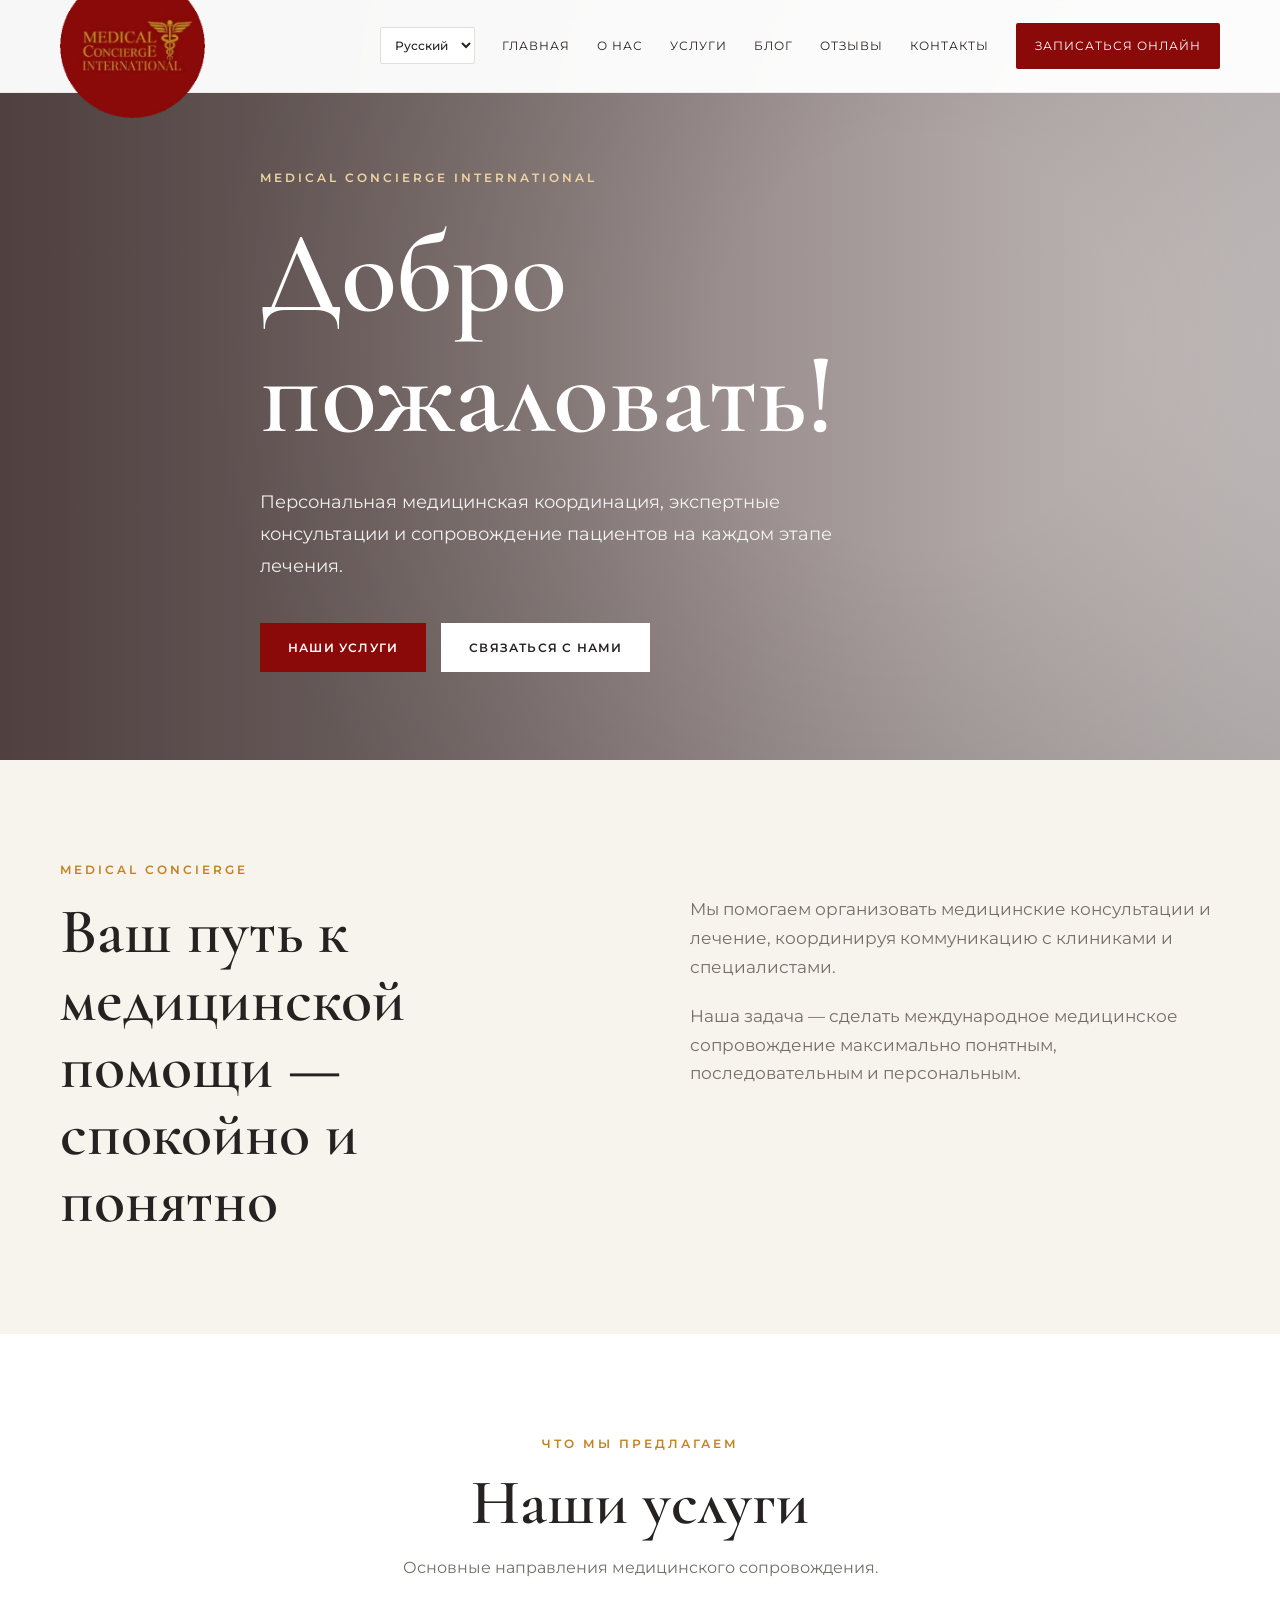
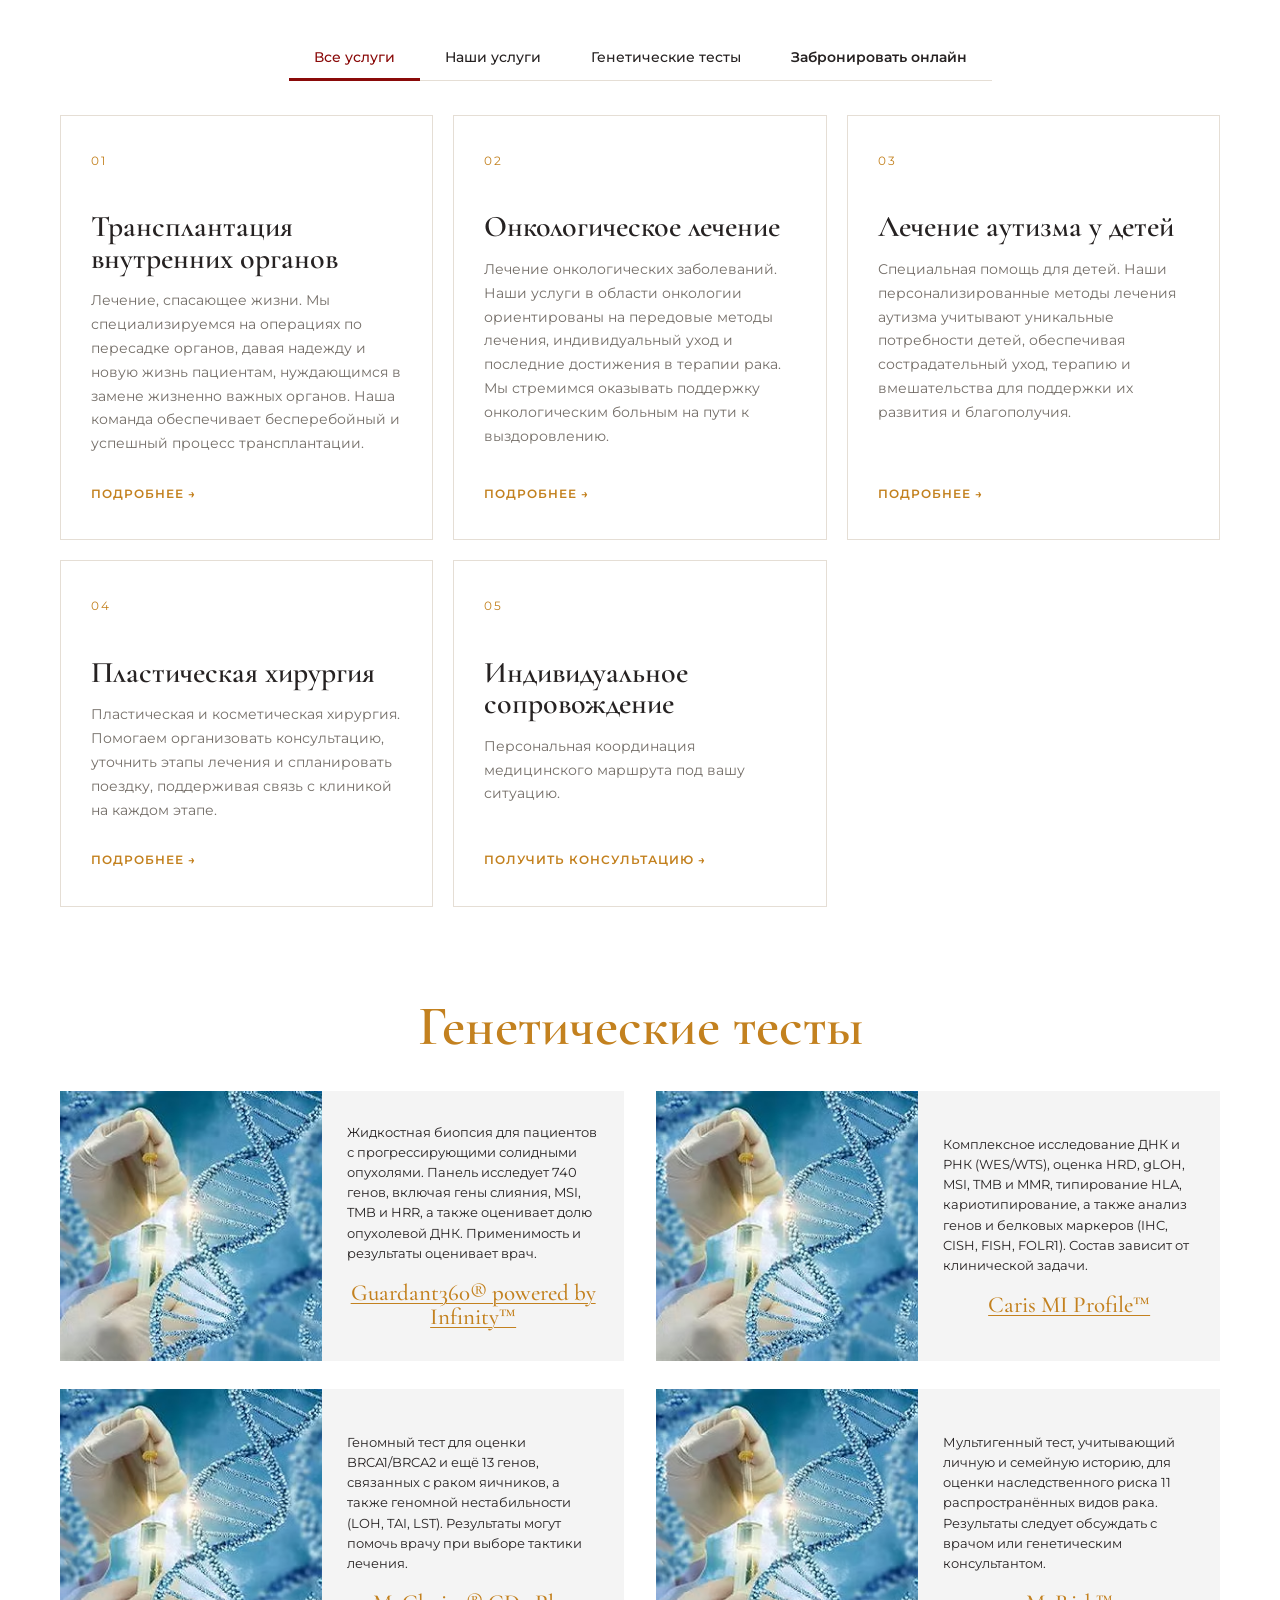
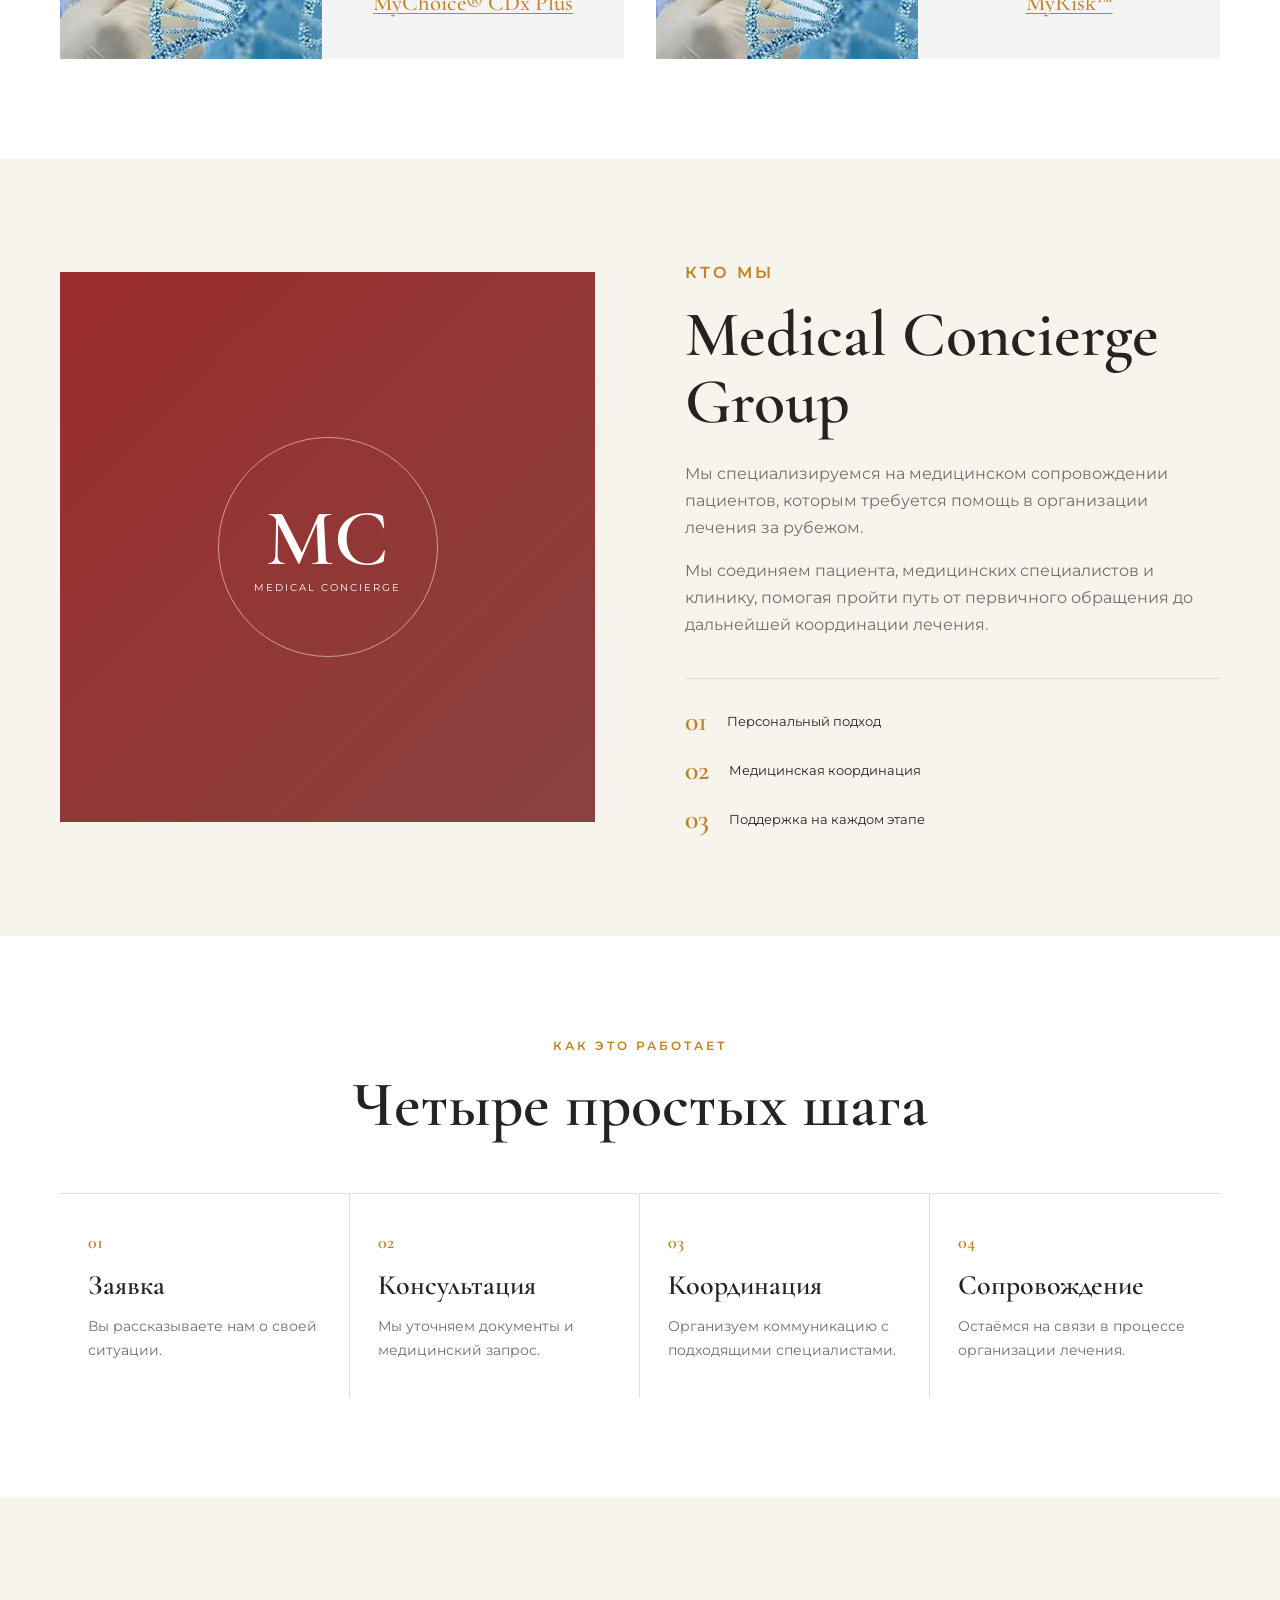
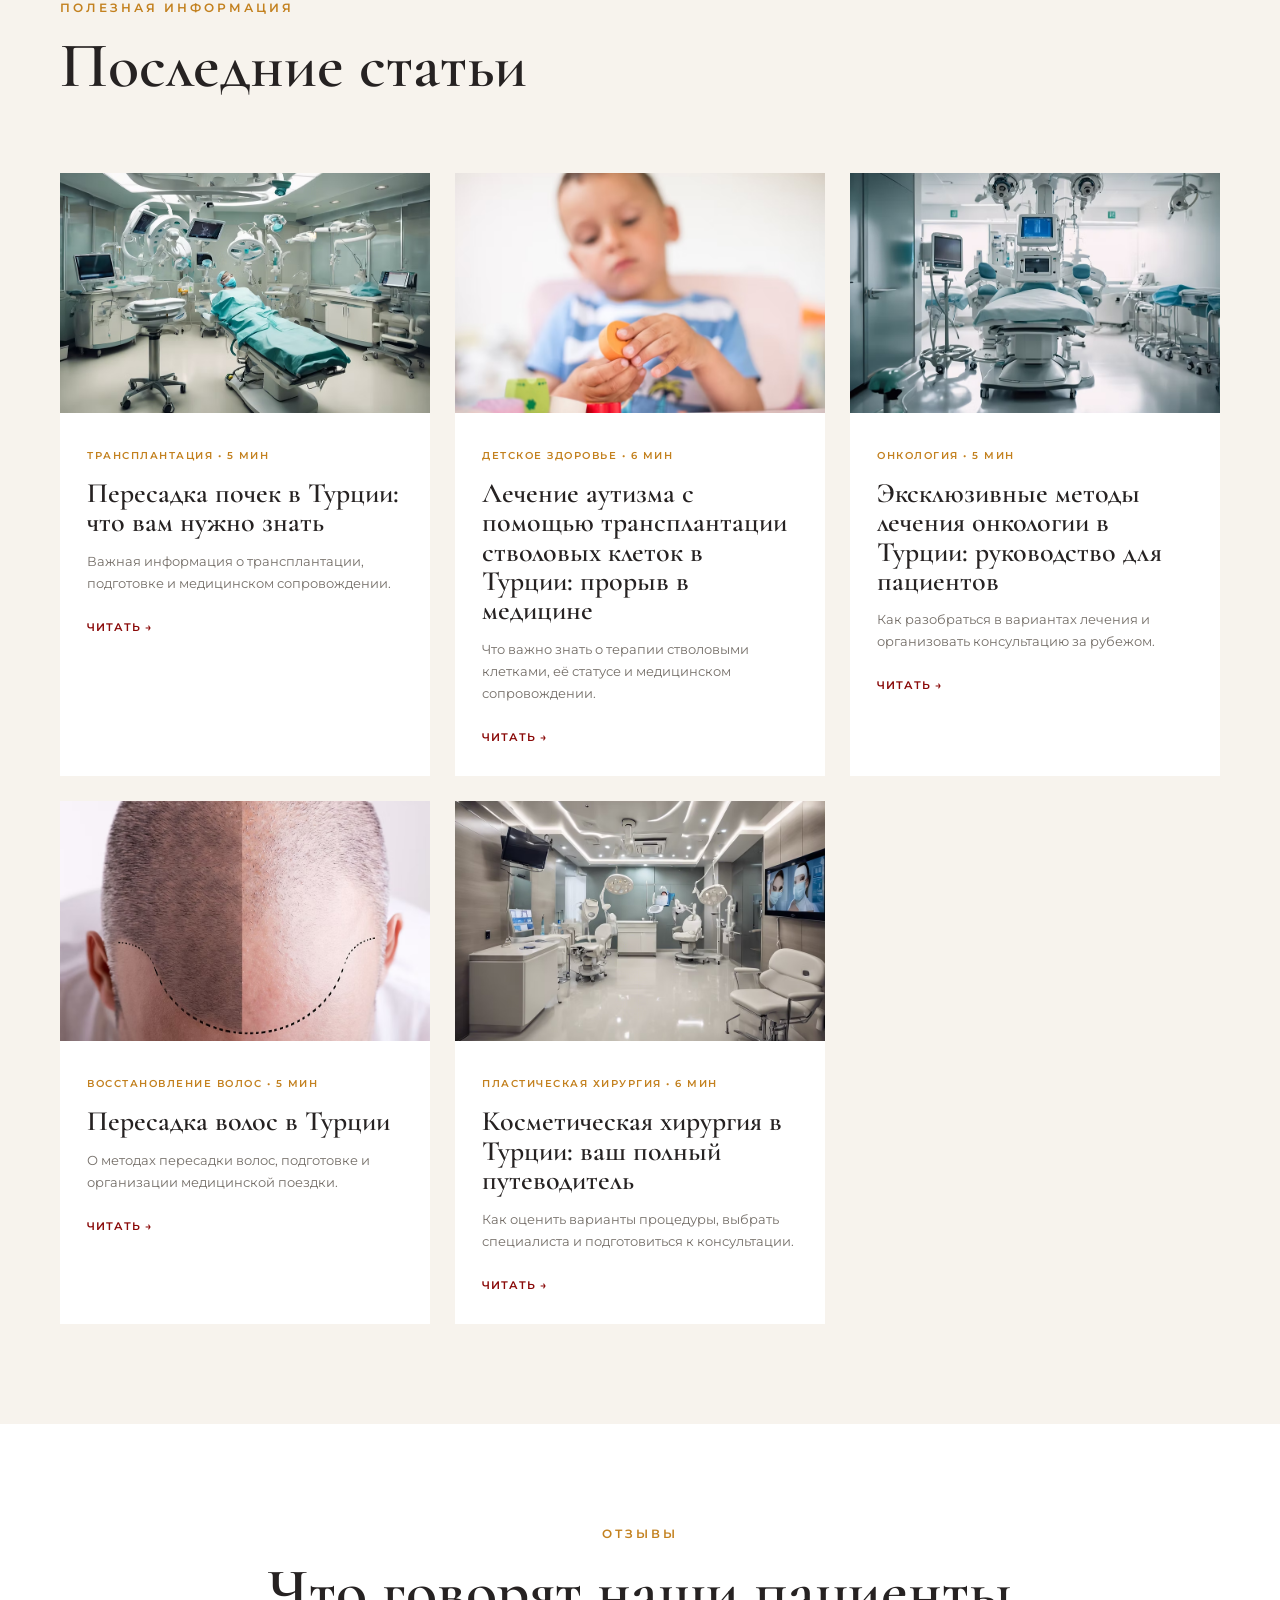
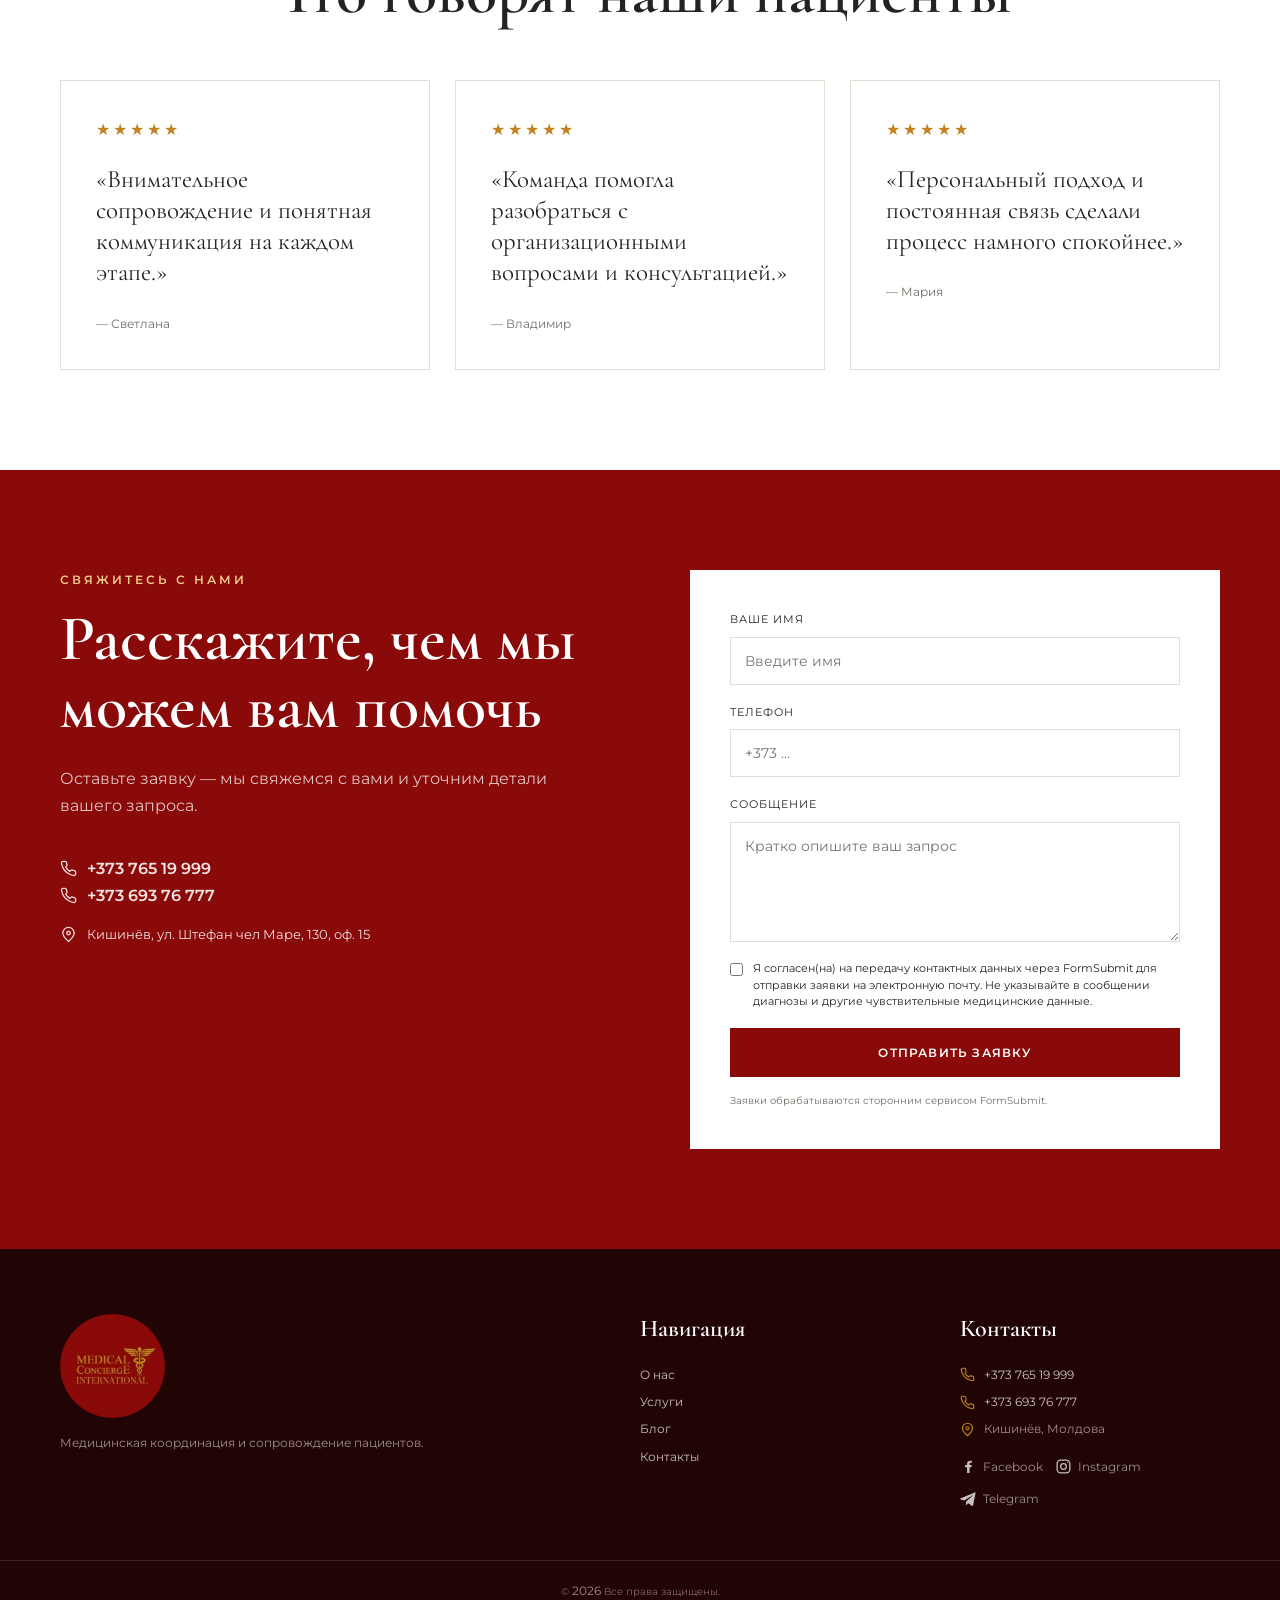
<file: index.html>
<!DOCTYPE html>
<html lang="ru">
<head>
  <meta charset="UTF-8">
  <meta name="viewport" content="width=device-width, initial-scale=1.0">
  <meta name="description" content="Medical Concierge Group — медицинская координация и сопровождение пациентов.">
  <title>Medical Concierge Group</title>
  <link rel="preconnect" href="https://fonts.googleapis.com">
  <link rel="preconnect" href="https://fonts.gstatic.com" crossorigin>
  <link href="https://fonts.googleapis.com/css2?family=Cormorant+Garamond:wght@500;600&family=Montserrat:wght@400;500;600&display=swap" rel="stylesheet">
  <link rel="stylesheet" href="styles.css?v=20261013-phone-font">
</head>
<body>

<header class="header" id="top">
  <div class="container nav">
    <a class="brand" href="#top" aria-label="Medical Concierge">
      <img src="assets/logo-transparent.png" alt="Medical Concierge International" class="logo-img">
    </a>

    <button class="menu-toggle" aria-label="Открыть меню" aria-expanded="false">
      <span></span><span></span><span></span>
    </button>

    <nav class="nav-links" aria-label="Главное меню">
      <button class="nav-close" type="button" aria-label="Закрыть меню">
        <span class="close-mark">×</span>
        <span class="close-text">Закрыть</span>
      </button>
      <label class="language-switcher">
        <span class="visually-hidden">Язык</span>
        <select class="language-select" aria-label="Язык">
          <option value="ru">Русский</option>
          <option value="en">English</option>
          <option value="ro">Română</option>
        </select>
      </label>
      <a href="#home">Главная</a>
      <a href="#about">О нас</a>
      <a href="#services">Услуги</a>
      <a href="#articles">Блог</a>
      <a href="#reviews">Отзывы</a>
      <a href="#contact">Контакты</a>
      <a class="nav-button" href="#contact">Записаться онлайн</a>
    </nav>
  </div>
</header>

<main>
  <section class="hero" id="home">
    <div class="hero-overlay"></div>
    <div class="container hero-content">
      <p class="eyebrow">MEDICAL CONCIERGE INTERNATIONAL</p>
      <h1>Добро пожаловать!</h1>
      <p class="hero-text">
        Персональная медицинская координация, экспертные консультации
        и сопровождение пациентов на каждом этапе лечения.
      </p>
      <div class="hero-actions">
        <a class="btn btn-primary" href="#services">Наши услуги</a>
        <a class="btn btn-light" href="#contact">Связаться с нами</a>
      </div>
    </div>
  </section>

  <section class="intro section">
    <div class="container intro-grid">
      <div>
        <p class="eyebrow gold">MEDICAL CONCIERGE</p>
        <h2>Ваш путь к медицинской помощи — спокойно и понятно</h2>
      </div>
      <div class="intro-copy">
        <p>
          Мы помогаем организовать медицинские консультации и лечение,
          координируя коммуникацию с клиниками и специалистами.
        </p>
        <p>
          Наша задача — сделать международное медицинское сопровождение
          максимально понятным, последовательным и персональным.
        </p>
      </div>
    </div>
  </section>

  <section class="services section" id="services">
    <div class="container">
      <div class="section-heading">
        <p class="eyebrow gold">ЧТО МЫ ПРЕДЛАГАЕМ</p>
        <h2>Наши услуги</h2>
        <p>Основные направления медицинского сопровождения.</p>
      </div>

      <div class="service-filters" role="group" aria-label="Категории услуг">
        <button class="service-filter is-active" type="button" data-service-filter="all" aria-pressed="true">Все услуги</button>
        <button class="service-filter" type="button" data-service-filter="services" aria-pressed="false">Наши услуги</button>
        <button class="service-filter" type="button" data-service-filter="genetic" aria-pressed="false">Генетические тесты</button>
        <a class="service-filter-booking" href="#contact">Забронировать онлайн</a>
      </div>

      <div class="service-grid" data-service-group="services">
        <article class="service-card">
          <div class="service-icon">01</div>
          <h3>Трансплантация внутренних органов</h3>
          <p>Лечение, спасающее жизни. Мы специализируемся на операциях по пересадке органов, давая надежду и новую жизнь пациентам, нуждающимся в замене жизненно важных органов. Наша команда обеспечивает бесперебойный и успешный процесс трансплантации.</p>
          <a href="#contact">Подробнее →</a>
        </article>

        <article class="service-card">
          <div class="service-icon">02</div>
          <h3>Онкологическое лечение</h3>
          <p>Лечение онкологических заболеваний. Наши услуги в области онкологии ориентированы на передовые методы лечения, индивидуальный уход и последние достижения в терапии рака. Мы стремимся оказывать поддержку онкологическим больным на пути к выздоровлению.</p>
          <a href="#contact">Подробнее →</a>
        </article>

        <article class="service-card">
          <div class="service-icon">03</div>
          <h3>Лечение аутизма у детей</h3>
          <p>Специальная помощь для детей. Наши персонализированные методы лечения аутизма учитывают уникальные потребности детей, обеспечивая сострадательный уход, терапию и вмешательства для поддержки их развития и благополучия.</p>
          <a href="#contact">Подробнее →</a>
        </article>

        <article class="service-card">
          <div class="service-icon">04</div>
          <h3>Пластическая хирургия</h3>
          <p>Пластическая и косметическая хирургия. Помогаем организовать консультацию, уточнить этапы лечения и спланировать поездку, поддерживая связь с клиникой на каждом этапе.</p>
          <a href="#contact">Подробнее →</a>
        </article>

        <article class="service-card featured">
          <div class="service-icon">05</div>
          <h3>Индивидуальное сопровождение</h3>
          <p>Персональная координация медицинского маршрута под вашу ситуацию.</p>
          <a href="#contact">Получить консультацию →</a>
        </article>
      </div>

      <div class="genetic-tests" data-service-group="genetic">
        <div class="section-heading genetic-tests-heading">
          <h2>Генетические тесты</h2>
        </div>
        <div class="genetic-tests-grid">
          <article class="genetic-test-card">
            <img src="assets/genetic-testing-photo.png" alt="Генетическое исследование ДНК в лаборатории">
            <div class="genetic-test-content">
              <p>Жидкостная биопсия для пациентов с прогрессирующими солидными опухолями. Панель исследует 740 генов, включая гены слияния, MSI, TMB и HRR, а также оценивает долю опухолевой ДНК. Применимость и результаты оценивает врач.</p>
              <h3>Guardant360® powered by Infinity™</h3>
            </div>
          </article>

          <article class="genetic-test-card">
            <img src="assets/genetic-testing-photo.png" alt="Генетическое исследование ДНК в лаборатории">
            <div class="genetic-test-content">
              <p>Комплексное исследование ДНК и РНК (WES/WTS), оценка HRD, gLOH, MSI, TMB и MMR, типирование HLA, кариотипирование, а также анализ генов и белковых маркеров (IHC, CISH, FISH, FOLR1). Состав зависит от клинической задачи.</p>
              <h3>Caris MI Profile™</h3>
            </div>
          </article>

          <article class="genetic-test-card">
            <img src="assets/genetic-testing-photo.png" alt="Генетическое исследование ДНК в лаборатории">
            <div class="genetic-test-content">
              <p>Геномный тест для оценки BRCA1/BRCA2 и ещё 13 генов, связанных с раком яичников, а также геномной нестабильности (LOH, TAI, LST). Результаты могут помочь врачу при выборе тактики лечения.</p>
              <h3>MyChoice® CDx Plus</h3>
            </div>
          </article>

          <article class="genetic-test-card">
            <img src="assets/genetic-testing-photo.png" alt="Генетическое исследование ДНК в лаборатории">
            <div class="genetic-test-content">
              <p>Мультигенный тест, учитывающий личную и семейную историю, для оценки наследственного риска 11 распространённых видов рака. Результаты следует обсуждать с врачом или генетическим консультантом.</p>
              <h3>MyRisk™</h3>
            </div>
          </article>
        </div>
      </div>
    </div>
  </section>

  <section class="about section" id="about">
    <div class="container about-grid">
      <div class="about-photo">
        <div class="photo-card">
          <span>MC</span>
          <small>MEDICAL CONCIERGE</small>
        </div>
      </div>
      <div class="about-content">
        <p class="eyebrow gold">КТО МЫ</p>
        <h2>Medical Concierge Group</h2>
        <p>
          Мы специализируемся на медицинском сопровождении пациентов,
          которым требуется помощь в организации лечения за рубежом.
        </p>
        <p>
          Мы соединяем пациента, медицинских специалистов и клинику,
          помогая пройти путь от первичного обращения до дальнейшей
          координации лечения.
        </p>
        <div class="stats">
          <div><strong>01</strong><span>Персональный подход</span></div>
          <div><strong>02</strong><span>Медицинская координация</span></div>
          <div><strong>03</strong><span>Поддержка на каждом этапе</span></div>
        </div>
      </div>
    </div>
  </section>

  <section class="process section">
    <div class="container">
      <div class="section-heading">
        <p class="eyebrow gold">КАК ЭТО РАБОТАЕТ</p>
        <h2>Четыре простых шага</h2>
      </div>
      <div class="steps">
        <div class="step"><b>01</b><h3>Заявка</h3><p>Вы рассказываете нам о своей ситуации.</p></div>
        <div class="step"><b>02</b><h3>Консультация</h3><p>Мы уточняем документы и медицинский запрос.</p></div>
        <div class="step"><b>03</b><h3>Координация</h3><p>Организуем коммуникацию с подходящими специалистами.</p></div>
        <div class="step"><b>04</b><h3>Сопровождение</h3><p>Остаёмся на связи в процессе организации лечения.</p></div>
      </div>
    </div>
  </section>

  <section class="articles section" id="articles">
    <div class="container">
      <div class="section-heading row-heading">
        <div>
          <p class="eyebrow gold">ПОЛЕЗНАЯ ИНФОРМАЦИЯ</p>
          <h2>Последние статьи</h2>
        </div>
      </div>

      <div class="article-grid">
        <article class="article-card">
          <img class="article-image" src="assets/kidney-transplant-turkey.png" alt="Современная операционная клиники">
          <div class="article-body">
            <span>ТРАНСПЛАНТАЦИЯ • 5 МИН</span>
            <h3>Пересадка почек в Турции: что вам нужно знать</h3>
            <p>Важная информация о трансплантации, подготовке и медицинском сопровождении.</p>
            <a href="kidney-transplant-turkey.html">Читать →</a>
          </div>
        </article>

        <article class="article-card">
          <img class="article-image" src="assets/autism-stem-cell-therapy.png" alt="Ребёнок играет с игрушкой">
          <div class="article-body">
            <span>ДЕТСКОЕ ЗДОРОВЬЕ • 6 МИН</span>
            <h3>Лечение аутизма с помощью трансплантации стволовых клеток в Турции: прорыв в медицине</h3>
            <p>Что важно знать о терапии стволовыми клетками, её статусе и медицинском сопровождении.</p>
            <a href="autism-stem-cell-therapy-turkey.html">Читать →</a>
          </div>
        </article>

        <article class="article-card">
          <img class="article-image" src="assets/oncology-treatment-turkey.png" alt="Оборудование в современной операционной">
          <div class="article-body">
            <span>ОНКОЛОГИЯ • 5 МИН</span>
            <h3>Эксклюзивные методы лечения онкологии в Турции: руководство для пациентов</h3>
            <p>Как разобраться в вариантах лечения и организовать консультацию за рубежом.</p>
            <a href="oncology-treatment-turkey.html">Читать →</a>
          </div>
        </article>

        <article class="article-card">
          <img class="article-image" src="assets/hair-transplant-turkey.png" alt="Линия роста волос перед пересадкой">
          <div class="article-body">
            <span>ВОССТАНОВЛЕНИЕ ВОЛОС • 5 МИН</span>
            <h3>Пересадка волос в Турции</h3>
            <p>О методах пересадки волос, подготовке и организации медицинской поездки.</p>
            <a href="hair-transplant-turkey.html">Читать →</a>
          </div>
        </article>

        <article class="article-card">
          <img class="article-image" src="assets/cosmetic-surgery-turkey.png" alt="Кабинет для косметических процедур в клинике">
          <div class="article-body">
            <span>ПЛАСТИЧЕСКАЯ ХИРУРГИЯ • 6 МИН</span>
            <h3>Косметическая хирургия в Турции: ваш полный путеводитель</h3>
            <p>Как оценить варианты процедуры, выбрать специалиста и подготовиться к консультации.</p>
            <a href="cosmetic-surgery-turkey.html">Читать →</a>
          </div>
        </article>
      </div>
    </div>
  </section>

  <section class="reviews section" id="reviews">
    <div class="container">
      <div class="section-heading">
        <p class="eyebrow gold">ОТЗЫВЫ</p>
        <h2>Что говорят наши пациенты</h2>
      </div>

      <div class="review-grid">
        <blockquote>
          <div class="stars">★★★★★</div>
          <p>«Внимательное сопровождение и понятная коммуникация на каждом этапе.»</p>
          <cite>— Светлана</cite>
        </blockquote>
        <blockquote>
          <div class="stars">★★★★★</div>
          <p>«Команда помогла разобраться с организационными вопросами и консультацией.»</p>
          <cite>— Владимир</cite>
        </blockquote>
        <blockquote>
          <div class="stars">★★★★★</div>
          <p>«Персональный подход и постоянная связь сделали процесс намного спокойнее.»</p>
          <cite>— Мария</cite>
        </blockquote>
      </div>
    </div>
  </section>

  <section class="contact section" id="contact">
    <div class="container contact-grid">
      <div>
        <p class="eyebrow gold">СВЯЖИТЕСЬ С НАМИ</p>
        <h2>Расскажите, чем мы можем вам помочь</h2>
        <p class="contact-lead">
          Оставьте заявку — мы свяжемся с вами и уточним детали вашего запроса.
        </p>
        <div class="contact-details">
          <a href="tel:+37376519999"><svg class="contact-icon" viewBox="0 0 24 24" aria-hidden="true"><path d="M22 16.9v3a2 2 0 0 1-2.2 2 19.8 19.8 0 0 1-8.6-3.1 19.4 19.4 0 0 1-6-6A19.8 19.8 0 0 1 2.1 4.2 2 2 0 0 1 4.1 2h3a2 2 0 0 1 2 1.7c.1 1 .4 2 .7 2.9a2 2 0 0 1-.5 2.1L8 10a16 16 0 0 0 6 6l1.3-1.3a2 2 0 0 1 2.1-.5c.9.3 1.9.6 2.9.7a2 2 0 0 1 1.7 2z"/></svg><span>+373 765 19 999</span></a>
          <a href="tel:+37369376777"><svg class="contact-icon" viewBox="0 0 24 24" aria-hidden="true"><path d="M22 16.9v3a2 2 0 0 1-2.2 2 19.8 19.8 0 0 1-8.6-3.1 19.4 19.4 0 0 1-6-6A19.8 19.8 0 0 1 2.1 4.2 2 2 0 0 1 4.1 2h3a2 2 0 0 1 2 1.7c.1 1 .4 2 .7 2.9a2 2 0 0 1-.5 2.1L8 10a16 16 0 0 0 6 6l1.3-1.3a2 2 0 0 1 2.1-.5c.9.3 1.9.6 2.9.7a2 2 0 0 1 1.7 2z"/></svg><span>+373 693 76 777</span></a>
          <span class="contact-item"><svg class="contact-icon" viewBox="0 0 24 24" aria-hidden="true"><path d="M20 10c0 5-8 12-8 12S4 15 4 10a8 8 0 1 1 16 0z"/><circle cx="12" cy="10" r="2.5"/></svg><span>Кишинёв, ул. Штефан чел Маре, 130, оф. 15</span></span>
        </div>
      </div>

      <form class="contact-form" id="contactForm" action="https://formsubmit.co/ajax/ee140214@gmail.com" method="POST">
        <input type="hidden" name="_subject" value="Новая заявка с сайта Medical Concierge">
        <label>Ваше имя<input type="text" name="name" placeholder="Введите имя" required></label>
        <label>Телефон<input type="tel" name="phone" placeholder="+373 ..." required></label>
        <label>Сообщение<textarea name="message" rows="5" placeholder="Кратко опишите ваш запрос"></textarea></label>
        <label class="form-consent"><input type="checkbox" name="consent" value="yes" required> Я согласен(на) на передачу контактных данных через FormSubmit для отправки заявки на электронную почту. Не указывайте в сообщении диагнозы и другие чувствительные медицинские данные.</label>
        <button class="btn btn-primary" type="submit">Отправить заявку</button>
        <p class="form-note">Заявки обрабатываются сторонним сервисом FormSubmit.</p>
        <p class="form-status" id="formStatus" role="status" aria-live="polite" hidden></p>
      </form>
    </div>
  </section>
</main>

<footer class="footer">
  <div class="container footer-grid">
    <div>
      <img src="assets/logo-transparent.png" alt="Medical Concierge" class="footer-logo">
      <p>Медицинская координация и сопровождение пациентов.</p>
    </div>
    <div>
      <h4>Навигация</h4>
      <a href="#about">О нас</a>
      <a href="#services">Услуги</a>
      <a href="#articles">Блог</a>
      <a href="#contact">Контакты</a>
    </div>
    <div>
      <h4>Контакты</h4>
      <a class="footer-contact-link" href="tel:+37376519999"><svg class="contact-icon" viewBox="0 0 24 24" aria-hidden="true"><path d="M22 16.9v3a2 2 0 0 1-2.2 2 19.8 19.8 0 0 1-8.6-3.1 19.4 19.4 0 0 1-6-6A19.8 19.8 0 0 1 2.1 4.2 2 2 0 0 1 4.1 2h3a2 2 0 0 1 2 1.7c.1 1 .4 2 .7 2.9a2 2 0 0 1-.5 2.1L8 10a16 16 0 0 0 6 6l1.3-1.3a2 2 0 0 1 2.1-.5c.9.3 1.9.6 2.9.7a2 2 0 0 1 1.7 2z"/></svg>+373 765 19 999</a>
      <a class="footer-contact-link" href="tel:+37369376777"><svg class="contact-icon" viewBox="0 0 24 24" aria-hidden="true"><path d="M22 16.9v3a2 2 0 0 1-2.2 2 19.8 19.8 0 0 1-8.6-3.1 19.4 19.4 0 0 1-6-6A19.8 19.8 0 0 1 2.1 4.2 2 2 0 0 1 4.1 2h3a2 2 0 0 1 2 1.7c.1 1 .4 2 .7 2.9a2 2 0 0 1-.5 2.1L8 10a16 16 0 0 0 6 6l1.3-1.3a2 2 0 0 1 2.1-.5c.9.3 1.9.6 2.9.7a2 2 0 0 1 1.7 2z"/></svg>+373 693 76 777</a>
      <span class="footer-contact-link"><svg class="contact-icon" viewBox="0 0 24 24" aria-hidden="true"><path d="M20 10c0 5-8 12-8 12S4 15 4 10a8 8 0 1 1 16 0z"/><circle cx="12" cy="10" r="2.5"/></svg>Кишинёв, Молдова</span>
      <div class="social-links" aria-label="Наши социальные сети">
        <a class="social-link facebook" href="https://www.facebook.com/share/1DfnViPpai/?mibextid=wwXIfr" target="_blank" rel="noopener noreferrer" aria-label="Facebook, откроется в новой вкладке"><svg viewBox="0 0 24 24" aria-hidden="true"><path d="M13.5 21v-8h2.7l.4-3h-3.1V8.1c0-.9.3-1.5 1.6-1.5h1.6V3.9c-.3 0-1.3-.1-2.5-.1-2.5 0-4.2 1.5-4.2 4.3V10H7.2v3h2.8v8h3.5z"/></svg><span>Facebook</span></a>
        <a class="social-link instagram" href="https://www.instagram.com/medical.concierge.group" target="_blank" rel="noopener noreferrer" aria-label="Instagram, откроется в новой вкладке"><svg viewBox="0 0 24 24" aria-hidden="true"><rect x="3" y="3" width="18" height="18" rx="5"/><circle cx="12" cy="12" r="4"/><circle cx="17.5" cy="6.5" r=".8" fill="currentColor" stroke="none"/></svg><span>Instagram</span></a>
        <a class="social-link telegram" href="https://t.me/med_concierge" target="_blank" rel="noopener noreferrer" aria-label="Telegram, откроется в новой вкладке"><svg viewBox="0 0 24 24" aria-hidden="true"><path d="M21.8 3.6 18.5 20c-.2 1.2-.9 1.5-1.8.9l-5-3.7-2.4 2.3c-.3.3-.5.5-1 .5l.4-5.1 9.3-8.4c.4-.4-.1-.6-.6-.2L6 13.5l-5-1.6c-1.1-.3-1.1-1.1.2-1.6L20.7 2c.9-.3 1.6.2 1.1 1.6z"/></svg><span>Telegram</span></a>
      </div>
    </div>
  </div>
  <div class="copyright">© <span id="year"></span> Medical Concierge Group. Все права защищены.</div>
</footer>

<script src="translations.js?v=20261010-service-tabs"></script>
<script src="script.js"></script>
</body>
</html>
</file>
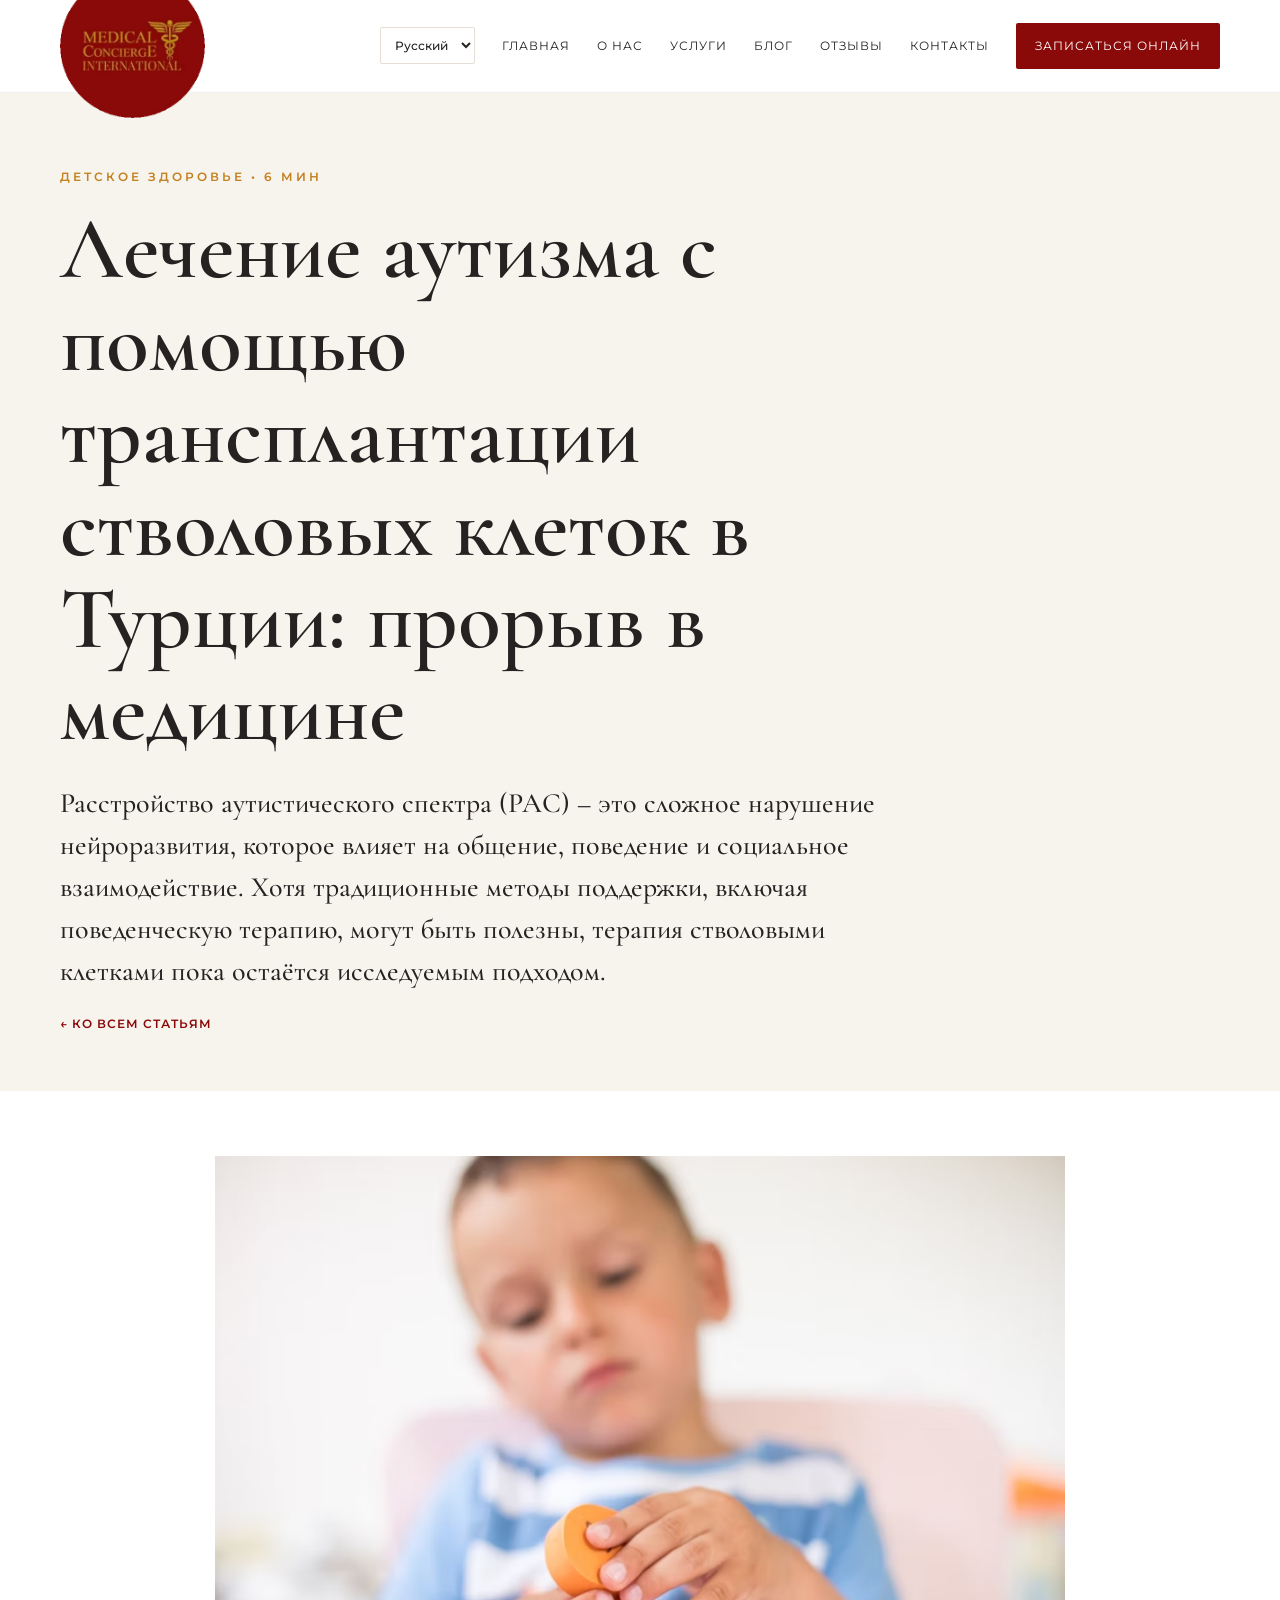
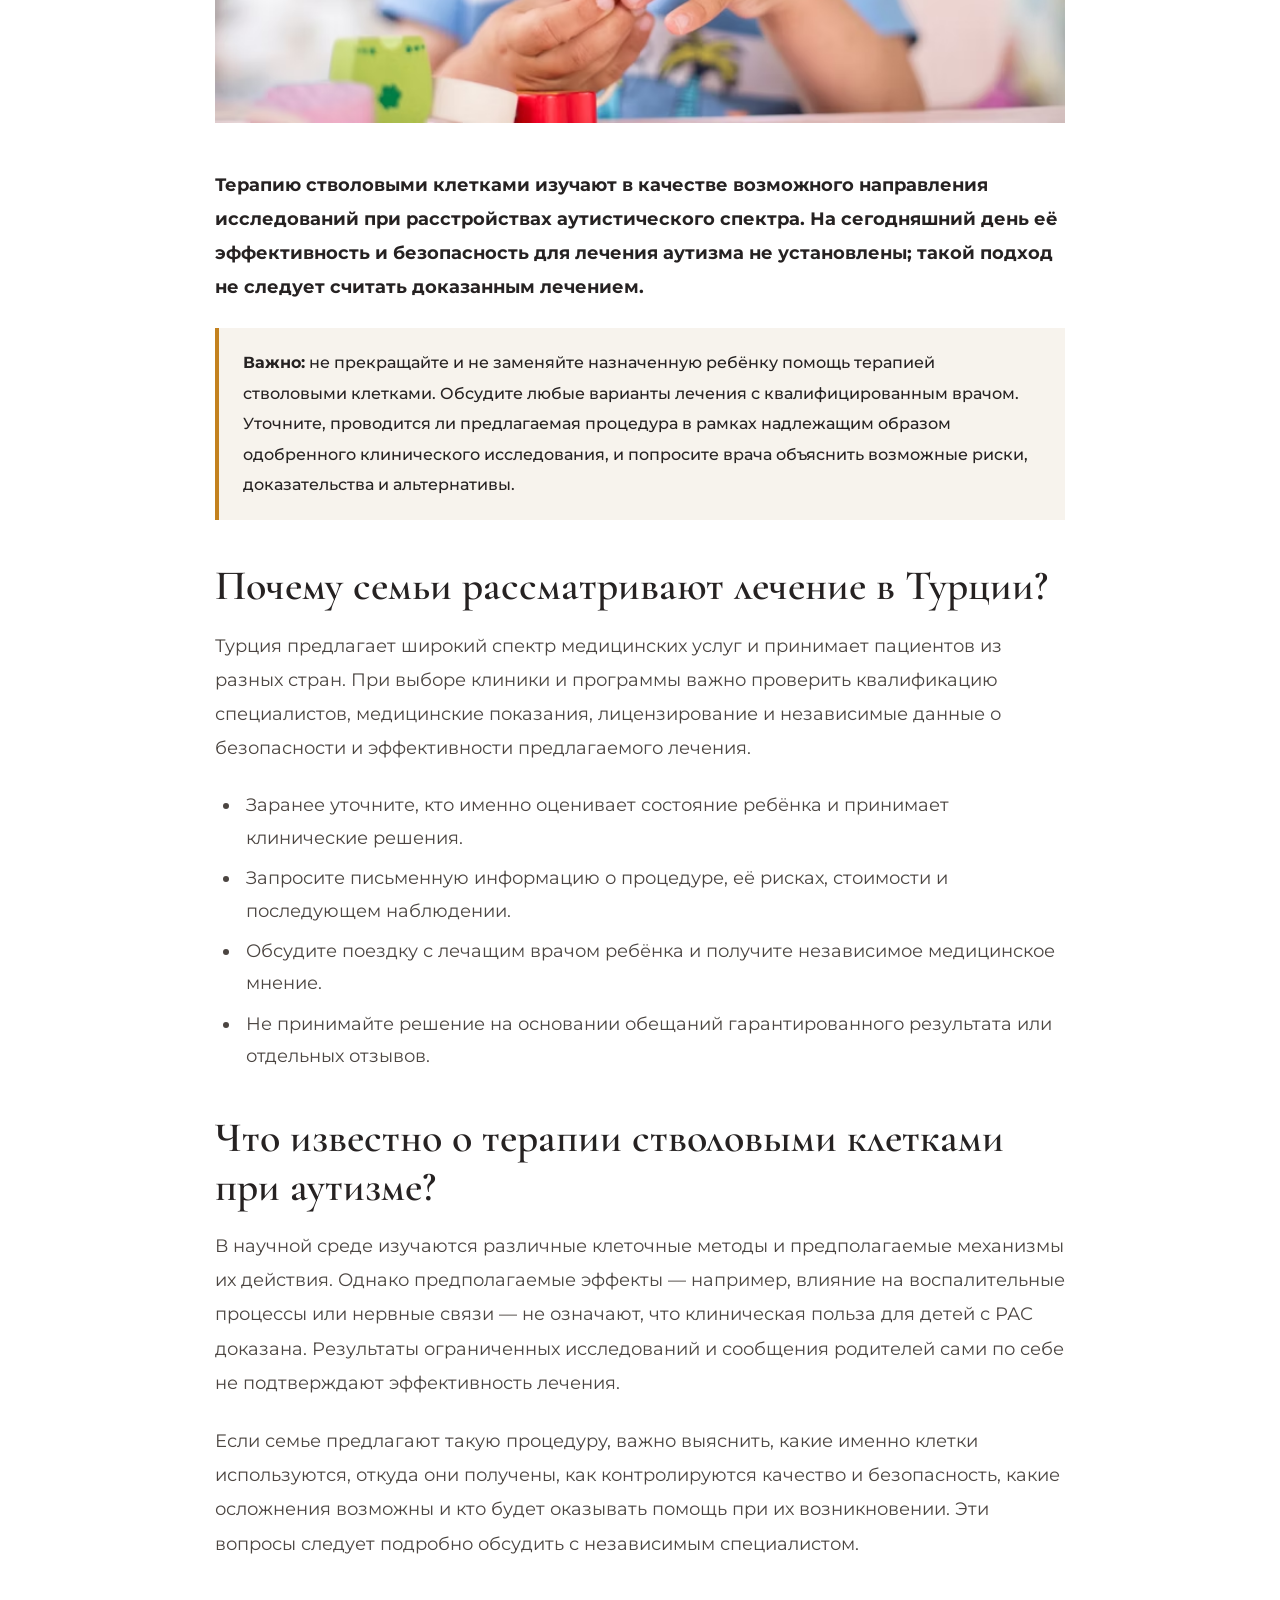
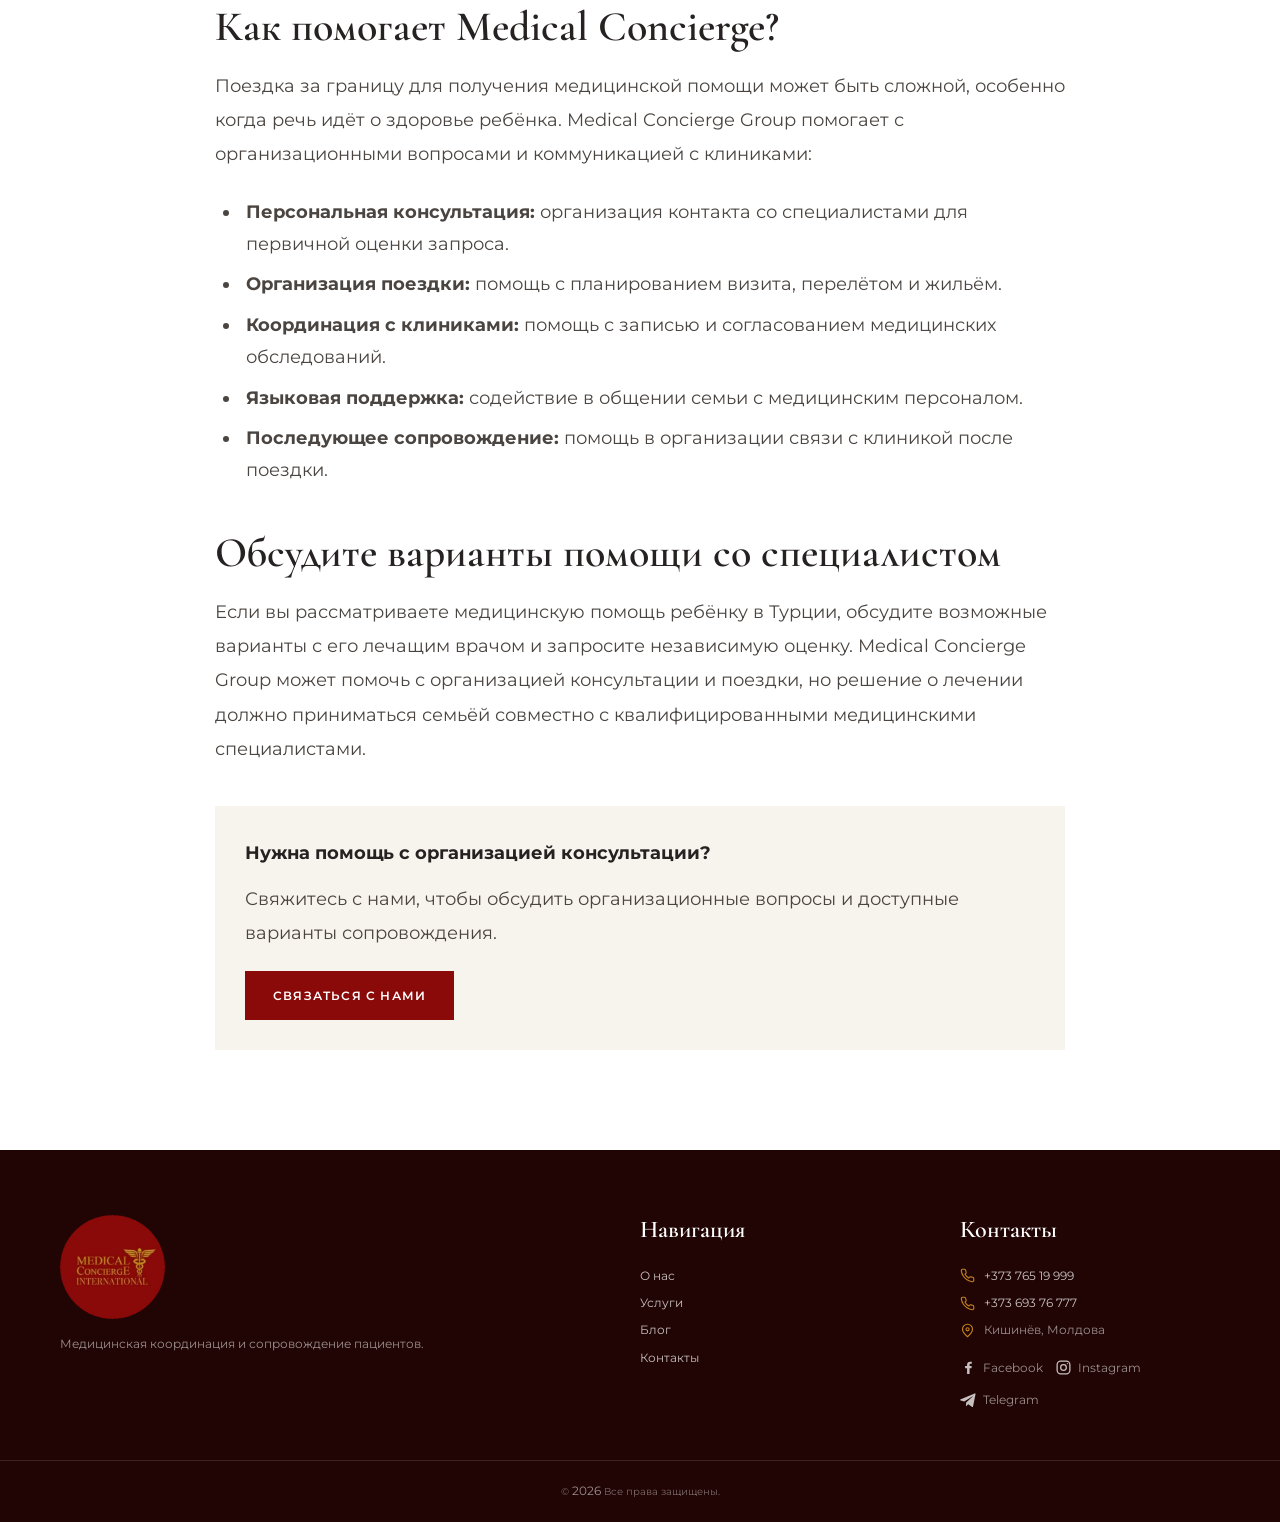
<file: autism-stem-cell-therapy-turkey.html>
<!DOCTYPE html>
<html lang="ru">
<head>
  <meta charset="UTF-8">
  <meta name="viewport" content="width=device-width, initial-scale=1.0">
  <meta name="description" content="Что важно знать о терапии стволовыми клетками при аутизме и медицинском сопровождении в Турции.">
  <title>Лечение аутизма стволовыми клетками в Турции — Medical Concierge Group</title>
  <link rel="preconnect" href="https://fonts.googleapis.com">
  <link rel="preconnect" href="https://fonts.gstatic.com" crossorigin>
  <link href="https://fonts.googleapis.com/css2?family=Cormorant+Garamond:wght@500;600&family=Montserrat:wght@400;500;600&display=swap" rel="stylesheet">
  <link rel="stylesheet" href="styles.css?v=20261008-language-menu">
</head>
<body>

<header class="header" id="top">
  <div class="container nav">
    <a class="brand" href="index.html#top" aria-label="Medical Concierge">
      <img src="assets/logo-transparent.png" alt="Medical Concierge International" class="logo-img">
    </a>

    <button class="menu-toggle" aria-label="Открыть меню" aria-expanded="false">
      <span></span><span></span><span></span>
    </button>

    <nav class="nav-links" aria-label="Главное меню">
      <button class="nav-close" type="button" aria-label="Закрыть меню">
        <span class="close-mark">×</span>
        <span class="close-text">Закрыть</span>
      </button>
      <label class="language-switcher">
        <span class="visually-hidden">Язык</span>
        <select class="language-select" aria-label="Язык">
          <option value="ru">Русский</option>
          <option value="en">English</option>
          <option value="ro">Română</option>
        </select>
      </label>
      <a href="index.html#home">Главная</a>
      <a href="index.html#about">О нас</a>
      <a href="index.html#services">Услуги</a>
      <a href="index.html#articles">Блог</a>
      <a href="index.html#reviews">Отзывы</a>
      <a href="index.html#contact">Контакты</a>
      <a class="nav-button" href="index.html#contact">Записаться онлайн</a>
    </nav>
  </div>
</header>

<main class="article-page">
  <header class="article-header">
    <div class="container">
      <p class="eyebrow">ДЕТСКОЕ ЗДОРОВЬЕ • 6 МИН</p>
      <h1>Лечение аутизма с помощью трансплантации стволовых клеток в Турции: прорыв в медицине</h1>
      <p class="article-intro">Расстройство аутистического спектра (РАС) – это сложное нарушение нейроразвития, которое влияет на общение, поведение и социальное взаимодействие. Хотя традиционные методы поддержки, включая поведенческую терапию, могут быть полезны, терапия стволовыми клетками пока остаётся исследуемым подходом.</p>
      <a class="article-back" href="index.html#articles">← Ко всем статьям</a>
    </div>
  </header>

  <article class="container article-content">
    <img src="assets/autism-stem-cell-therapy.png" alt="Ребёнок играет с игрушкой">

    <p>Терапию стволовыми клетками изучают в качестве возможного направления исследований при расстройствах аутистического спектра. На сегодняшний день её эффективность и безопасность для лечения аутизма не установлены; такой подход не следует считать доказанным лечением.</p>

    <p class="article-caution"><strong>Важно:</strong> не прекращайте и не заменяйте назначенную ребёнку помощь терапией стволовыми клетками. Обсудите любые варианты лечения с квалифицированным врачом. Уточните, проводится ли предлагаемая процедура в рамках надлежащим образом одобренного клинического исследования, и попросите врача объяснить возможные риски, доказательства и альтернативы.</p>

    <h2>Почему семьи рассматривают лечение в Турции?</h2>
    <p>Турция предлагает широкий спектр медицинских услуг и принимает пациентов из разных стран. При выборе клиники и программы важно проверить квалификацию специалистов, медицинские показания, лицензирование и независимые данные о безопасности и эффективности предлагаемого лечения.</p>
    <ul>
      <li>Заранее уточните, кто именно оценивает состояние ребёнка и принимает клинические решения.</li>
      <li>Запросите письменную информацию о процедуре, её рисках, стоимости и последующем наблюдении.</li>
      <li>Обсудите поездку с лечащим врачом ребёнка и получите независимое медицинское мнение.</li>
      <li>Не принимайте решение на основании обещаний гарантированного результата или отдельных отзывов.</li>
    </ul>

    <h2>Что известно о терапии стволовыми клетками при аутизме?</h2>
    <p>В научной среде изучаются различные клеточные методы и предполагаемые механизмы их действия. Однако предполагаемые эффекты — например, влияние на воспалительные процессы или нервные связи — не означают, что клиническая польза для детей с РАС доказана. Результаты ограниченных исследований и сообщения родителей сами по себе не подтверждают эффективность лечения.</p>
    <p>Если семье предлагают такую процедуру, важно выяснить, какие именно клетки используются, откуда они получены, как контролируются качество и безопасность, какие осложнения возможны и кто будет оказывать помощь при их возникновении. Эти вопросы следует подробно обсудить с независимым специалистом.</p>

    <h2>Как помогает Medical Concierge?</h2>
    <p>Поездка за границу для получения медицинской помощи может быть сложной, особенно когда речь идёт о здоровье ребёнка. Medical Concierge Group помогает с организационными вопросами и коммуникацией с клиниками:</p>
    <ul>
      <li><strong>Персональная консультация:</strong> организация контакта со специалистами для первичной оценки запроса.</li>
      <li><strong>Организация поездки:</strong> помощь с планированием визита, перелётом и жильём.</li>
      <li><strong>Координация с клиниками:</strong> помощь с записью и согласованием медицинских обследований.</li>
      <li><strong>Языковая поддержка:</strong> содействие в общении семьи с медицинским персоналом.</li>
      <li><strong>Последующее сопровождение:</strong> помощь в организации связи с клиникой после поездки.</li>
    </ul>

    <h2>Обсудите варианты помощи со специалистом</h2>
    <p>Если вы рассматриваете медицинскую помощь ребёнку в Турции, обсудите возможные варианты с его лечащим врачом и запросите независимую оценку. Medical Concierge Group может помочь с организацией консультации и поездки, но решение о лечении должно приниматься семьёй совместно с квалифицированными медицинскими специалистами.</p>

    <div class="article-cta">
      <p><strong>Нужна помощь с организацией консультации?</strong></p>
      <p>Свяжитесь с нами, чтобы обсудить организационные вопросы и доступные варианты сопровождения.</p>
      <a class="btn btn-primary" href="index.html#contact">Связаться с нами</a>
    </div>
  </article>
</main>

<footer class="footer">
  <div class="container footer-grid">
    <div>
      <img src="assets/logo-transparent.png" alt="Medical Concierge" class="footer-logo">
      <p>Медицинская координация и сопровождение пациентов.</p>
    </div>
    <div>
      <h4>Навигация</h4>
      <a href="index.html#about">О нас</a>
      <a href="index.html#services">Услуги</a>
      <a href="index.html#articles">Блог</a>
      <a href="index.html#contact">Контакты</a>
    </div>
    <div>
      <h4>Контакты</h4>
      <a class="footer-contact-link" href="tel:+37376519999"><svg class="contact-icon" viewBox="0 0 24 24" aria-hidden="true"><path d="M22 16.9v3a2 2 0 0 1-2.2 2 19.8 19.8 0 0 1-8.6-3.1 19.4 19.4 0 0 1-6-6A19.8 19.8 0 0 1 2.1 4.2 2 2 0 0 1 4.1 2h3a2 2 0 0 1 2 1.7c.1 1 .4 2 .7 2.9a2 2 0 0 1-.5 2.1L8 10a16 16 0 0 0 6 6l1.3-1.3a2 2 0 0 1 2.1-.5c.9.3 1.9.6 2.9.7a2 2 0 0 1 1.7 2z"/></svg>+373 765 19 999</a>
      <a class="footer-contact-link" href="tel:+37369376777"><svg class="contact-icon" viewBox="0 0 24 24" aria-hidden="true"><path d="M22 16.9v3a2 2 0 0 1-2.2 2 19.8 19.8 0 0 1-8.6-3.1 19.4 19.4 0 0 1-6-6A19.8 19.8 0 0 1 2.1 4.2 2 2 0 0 1 4.1 2h3a2 2 0 0 1 2 1.7c.1 1 .4 2 .7 2.9a2 2 0 0 1-.5 2.1L8 10a16 16 0 0 0 6 6l1.3-1.3a2 2 0 0 1 2.1-.5c.9.3 1.9.6 2.9.7a2 2 0 0 1 1.7 2z"/></svg>+373 693 76 777</a>
      <span class="footer-contact-link"><svg class="contact-icon" viewBox="0 0 24 24" aria-hidden="true"><path d="M20 10c0 5-8 12-8 12S4 15 4 10a8 8 0 1 1 16 0z"/><circle cx="12" cy="10" r="2.5"/></svg>Кишинёв, Молдова</span>
      <div class="social-links" aria-label="Наши социальные сети">
        <a class="social-link facebook" href="https://www.facebook.com/share/1DfnViPpai/?mibextid=wwXIfr" target="_blank" rel="noopener noreferrer" aria-label="Facebook, откроется в новой вкладке"><svg viewBox="0 0 24 24" aria-hidden="true"><path d="M13.5 21v-8h2.7l.4-3h-3.1V8.1c0-.9.3-1.5 1.6-1.5h1.6V3.9c-.3 0-1.3-.1-2.5-.1-2.5 0-4.2 1.5-4.2 4.3V10H7.2v3h2.8v8h3.5z"/></svg><span>Facebook</span></a>
        <a class="social-link instagram" href="https://www.instagram.com/medical.concierge.group" target="_blank" rel="noopener noreferrer" aria-label="Instagram, откроется в новой вкладке"><svg viewBox="0 0 24 24" aria-hidden="true"><rect x="3" y="3" width="18" height="18" rx="5"/><circle cx="12" cy="12" r="4"/><circle cx="17.5" cy="6.5" r=".8" fill="currentColor" stroke="none"/></svg><span>Instagram</span></a>
        <a class="social-link telegram" href="https://t.me/med_concierge" target="_blank" rel="noopener noreferrer" aria-label="Telegram, откроется в новой вкладке"><svg viewBox="0 0 24 24" aria-hidden="true"><path d="M21.8 3.6 18.5 20c-.2 1.2-.9 1.5-1.8.9l-5-3.7-2.4 2.3c-.3.3-.5.5-1 .5l.4-5.1 9.3-8.4c.4-.4-.1-.6-.6-.2L6 13.5l-5-1.6c-1.1-.3-1.1-1.1.2-1.6L20.7 2c.9-.3 1.6.2 1.1 1.6z"/></svg><span>Telegram</span></a>
      </div>
    </div>
  </div>
  <div class="copyright">© <span id="year"></span> Medical Concierge Group. Все права защищены.</div>
</footer>

<script src="translations.js?v=20261008-russian-fix"></script>
<script src="script.js"></script>
</body>
</html>
</file>
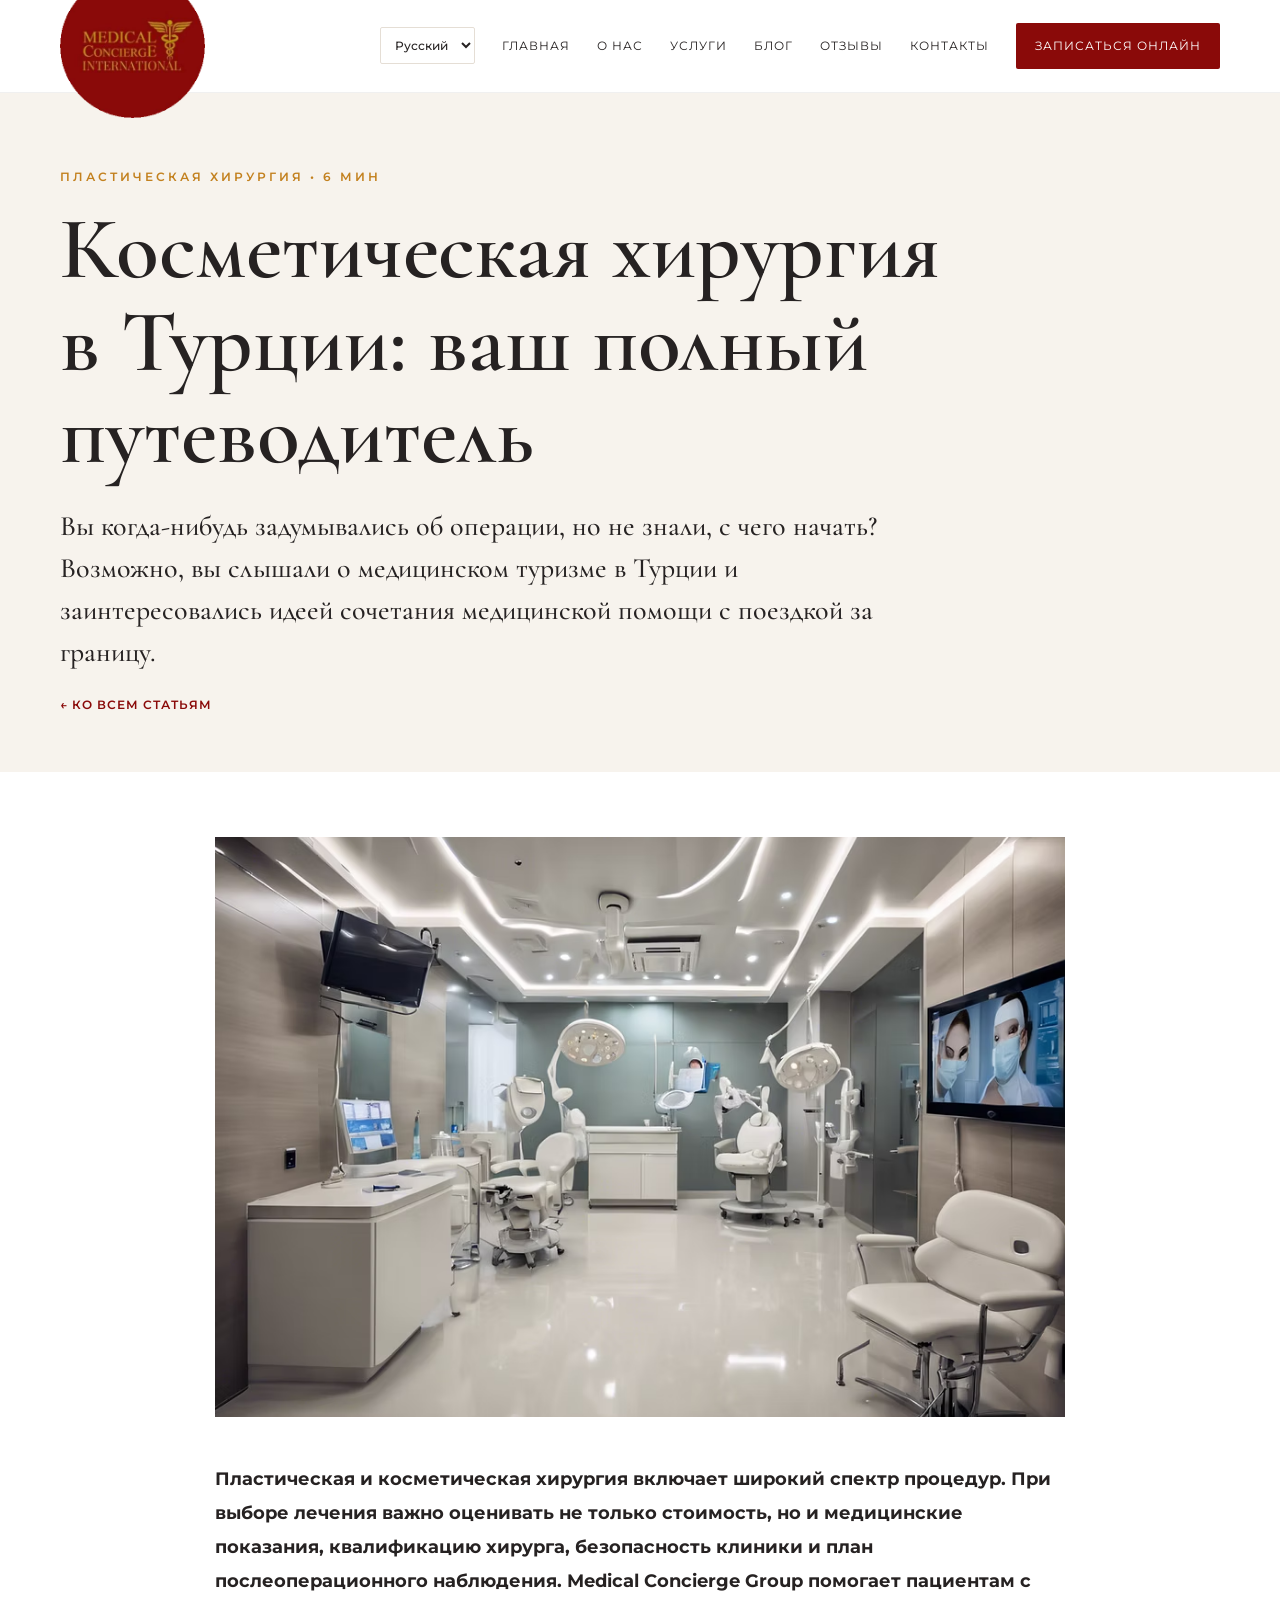
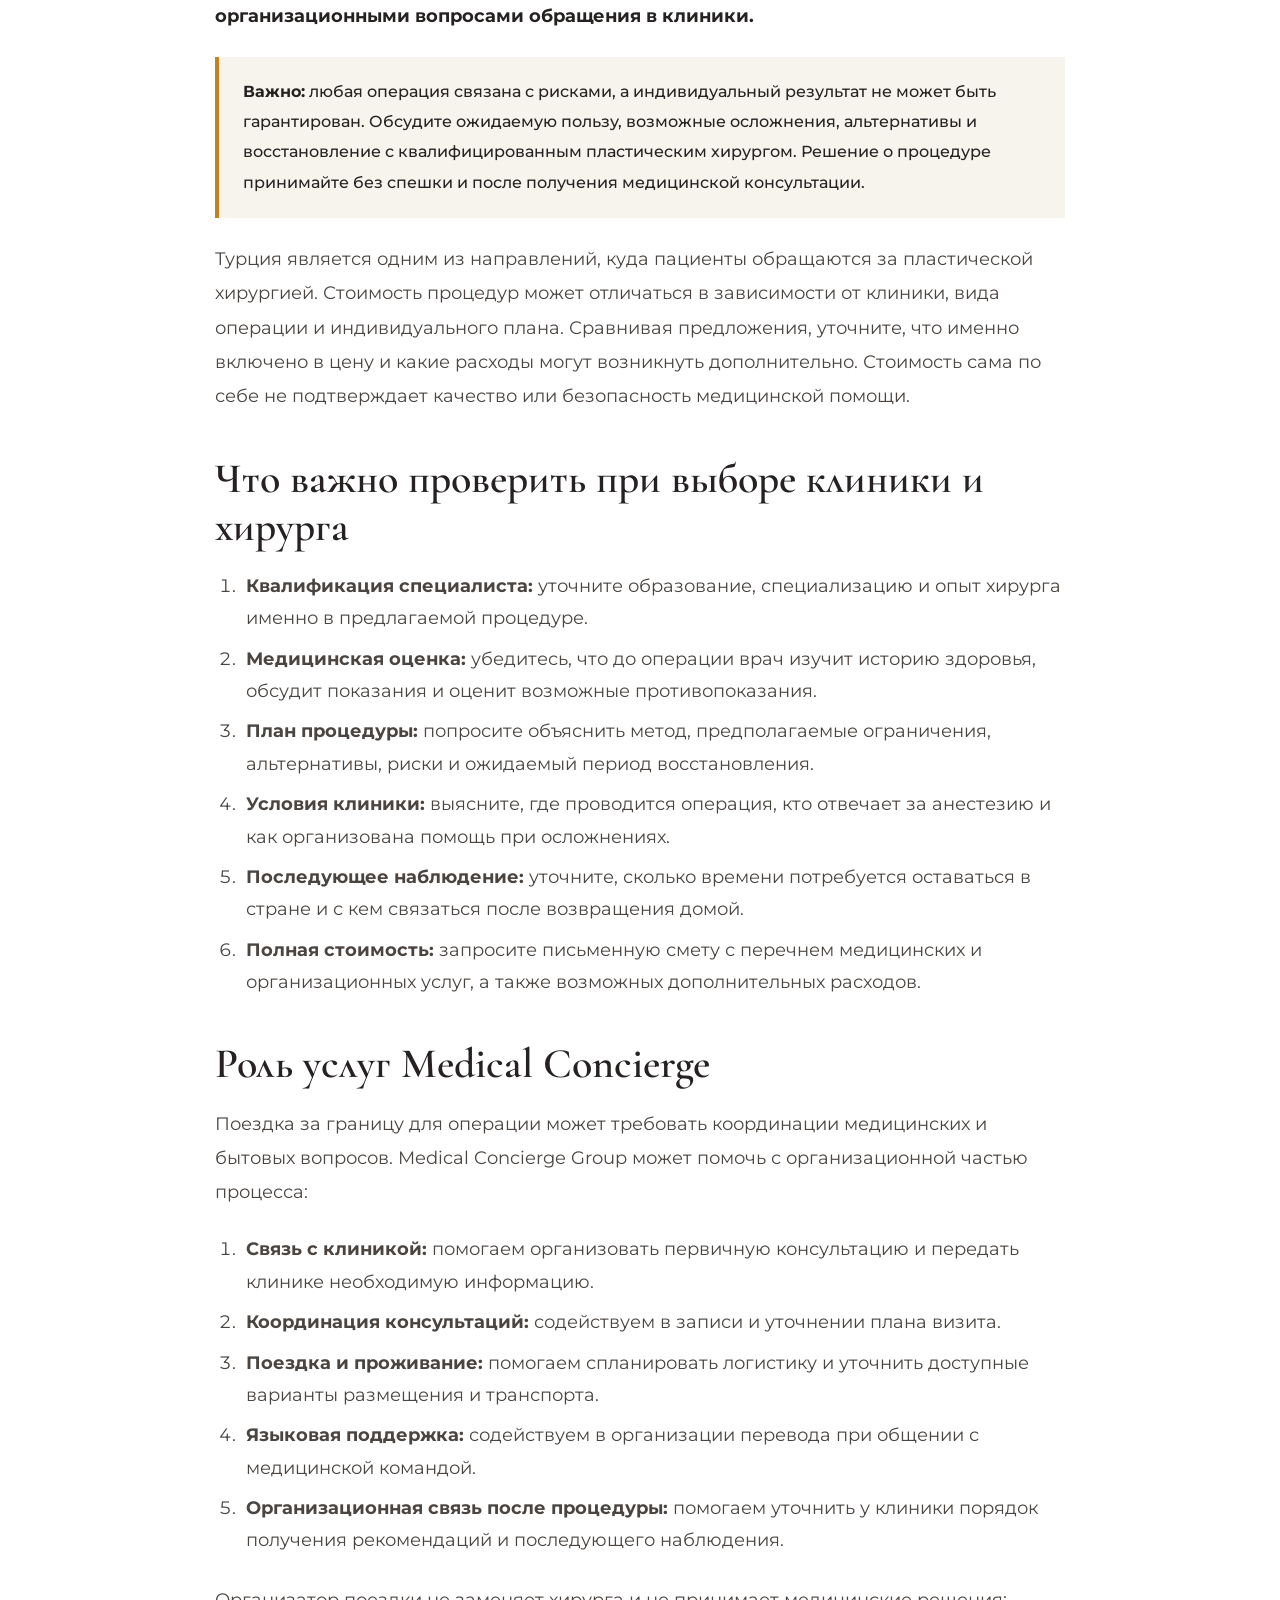
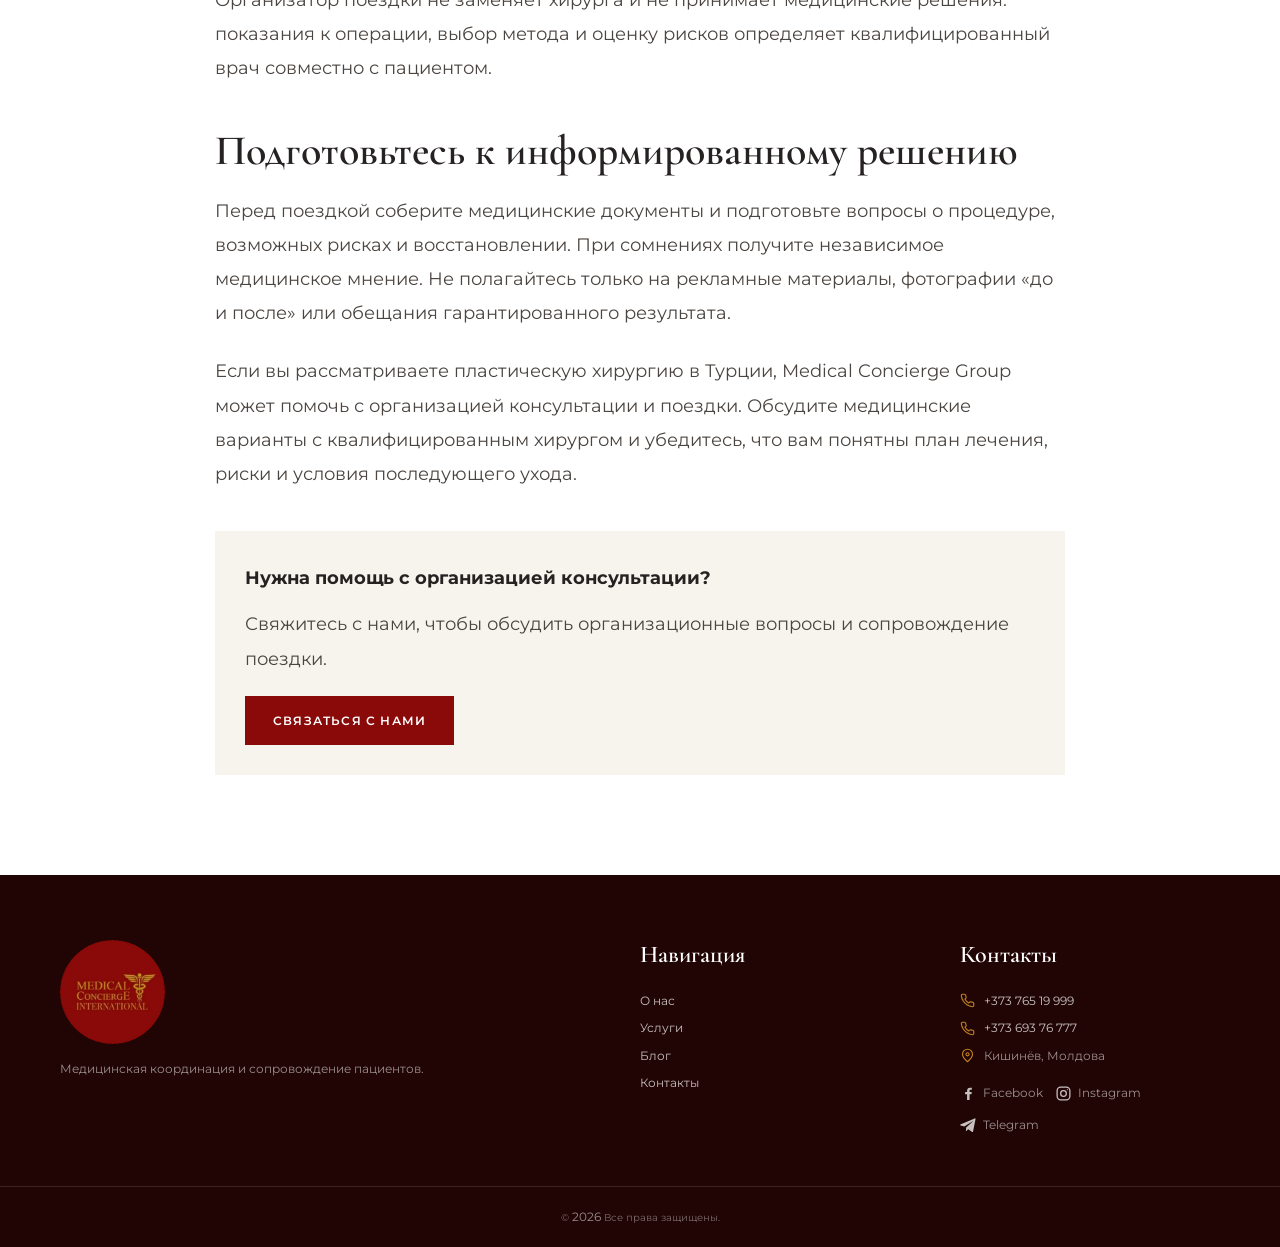
<file: cosmetic-surgery-turkey.html>
<!DOCTYPE html>
<html lang="ru">
<head>
  <meta charset="UTF-8">
  <meta name="viewport" content="width=device-width, initial-scale=1.0">
  <meta name="description" content="Путеводитель для пациентов, рассматривающих косметическую и пластическую хирургию в Турции.">
  <title>Косметическая хирургия в Турции — Medical Concierge Group</title>
  <link rel="preconnect" href="https://fonts.googleapis.com">
  <link rel="preconnect" href="https://fonts.gstatic.com" crossorigin>
  <link href="https://fonts.googleapis.com/css2?family=Cormorant+Garamond:wght@500;600&family=Montserrat:wght@400;500;600&display=swap" rel="stylesheet">
  <link rel="stylesheet" href="styles.css?v=20261008-language-menu">
</head>
<body>

<header class="header" id="top">
  <div class="container nav">
    <a class="brand" href="index.html#top" aria-label="Medical Concierge">
      <img src="assets/logo-transparent.png" alt="Medical Concierge International" class="logo-img">
    </a>

    <button class="menu-toggle" aria-label="Открыть меню" aria-expanded="false">
      <span></span><span></span><span></span>
    </button>

    <nav class="nav-links" aria-label="Главное меню">
      <button class="nav-close" type="button" aria-label="Закрыть меню">
        <span class="close-mark">×</span>
        <span class="close-text">Закрыть</span>
      </button>
      <label class="language-switcher">
        <span class="visually-hidden">Язык</span>
        <select class="language-select" aria-label="Язык">
          <option value="ru">Русский</option>
          <option value="en">English</option>
          <option value="ro">Română</option>
        </select>
      </label>
      <a href="index.html#home">Главная</a>
      <a href="index.html#about">О нас</a>
      <a href="index.html#services">Услуги</a>
      <a href="index.html#articles">Блог</a>
      <a href="index.html#reviews">Отзывы</a>
      <a href="index.html#contact">Контакты</a>
      <a class="nav-button" href="index.html#contact">Записаться онлайн</a>
    </nav>
  </div>
</header>

<main class="article-page">
  <header class="article-header">
    <div class="container">
      <p class="eyebrow">ПЛАСТИЧЕСКАЯ ХИРУРГИЯ • 6 МИН</p>
      <h1>Косметическая хирургия в Турции: ваш полный путеводитель</h1>
      <p class="article-intro">Вы когда-нибудь задумывались об операции, но не знали, с чего начать? Возможно, вы слышали о медицинском туризме в Турции и заинтересовались идеей сочетания медицинской помощи с поездкой за границу.</p>
      <a class="article-back" href="index.html#articles">← Ко всем статьям</a>
    </div>
  </header>

  <article class="container article-content">
    <img src="assets/cosmetic-surgery-turkey.png" alt="Кабинет для косметических процедур в клинике">

    <p>Пластическая и косметическая хирургия включает широкий спектр процедур. При выборе лечения важно оценивать не только стоимость, но и медицинские показания, квалификацию хирурга, безопасность клиники и план послеоперационного наблюдения. Medical Concierge Group помогает пациентам с организационными вопросами обращения в клиники.</p>

    <p class="article-caution"><strong>Важно:</strong> любая операция связана с рисками, а индивидуальный результат не может быть гарантирован. Обсудите ожидаемую пользу, возможные осложнения, альтернативы и восстановление с квалифицированным пластическим хирургом. Решение о процедуре принимайте без спешки и после получения медицинской консультации.</p>

    <p>Турция является одним из направлений, куда пациенты обращаются за пластической хирургией. Стоимость процедур может отличаться в зависимости от клиники, вида операции и индивидуального плана. Сравнивая предложения, уточните, что именно включено в цену и какие расходы могут возникнуть дополнительно. Стоимость сама по себе не подтверждает качество или безопасность медицинской помощи.</p>

    <h2>Что важно проверить при выборе клиники и хирурга</h2>
    <ol>
      <li><strong>Квалификация специалиста:</strong> уточните образование, специализацию и опыт хирурга именно в предлагаемой процедуре.</li>
      <li><strong>Медицинская оценка:</strong> убедитесь, что до операции врач изучит историю здоровья, обсудит показания и оценит возможные противопоказания.</li>
      <li><strong>План процедуры:</strong> попросите объяснить метод, предполагаемые ограничения, альтернативы, риски и ожидаемый период восстановления.</li>
      <li><strong>Условия клиники:</strong> выясните, где проводится операция, кто отвечает за анестезию и как организована помощь при осложнениях.</li>
      <li><strong>Последующее наблюдение:</strong> уточните, сколько времени потребуется оставаться в стране и с кем связаться после возвращения домой.</li>
      <li><strong>Полная стоимость:</strong> запросите письменную смету с перечнем медицинских и организационных услуг, а также возможных дополнительных расходов.</li>
    </ol>

    <h2>Роль услуг Medical Concierge</h2>
    <p>Поездка за границу для операции может требовать координации медицинских и бытовых вопросов. Medical Concierge Group может помочь с организационной частью процесса:</p>
    <ol>
      <li><strong>Связь с клиникой:</strong> помогаем организовать первичную консультацию и передать клинике необходимую информацию.</li>
      <li><strong>Координация консультаций:</strong> содействуем в записи и уточнении плана визита.</li>
      <li><strong>Поездка и проживание:</strong> помогаем спланировать логистику и уточнить доступные варианты размещения и транспорта.</li>
      <li><strong>Языковая поддержка:</strong> содействуем в организации перевода при общении с медицинской командой.</li>
      <li><strong>Организационная связь после процедуры:</strong> помогаем уточнить у клиники порядок получения рекомендаций и последующего наблюдения.</li>
    </ol>

    <p>Организатор поездки не заменяет хирурга и не принимает медицинские решения: показания к операции, выбор метода и оценку рисков определяет квалифицированный врач совместно с пациентом.</p>

    <h2>Подготовьтесь к информированному решению</h2>
    <p>Перед поездкой соберите медицинские документы и подготовьте вопросы о процедуре, возможных рисках и восстановлении. При сомнениях получите независимое медицинское мнение. Не полагайтесь только на рекламные материалы, фотографии «до и после» или обещания гарантированного результата.</p>

    <p>Если вы рассматриваете пластическую хирургию в Турции, Medical Concierge Group может помочь с организацией консультации и поездки. Обсудите медицинские варианты с квалифицированным хирургом и убедитесь, что вам понятны план лечения, риски и условия последующего ухода.</p>

    <div class="article-cta">
      <p><strong>Нужна помощь с организацией консультации?</strong></p>
      <p>Свяжитесь с нами, чтобы обсудить организационные вопросы и сопровождение поездки.</p>
      <a class="btn btn-primary" href="index.html#contact">Связаться с нами</a>
    </div>
  </article>
</main>

<footer class="footer">
  <div class="container footer-grid">
    <div>
      <img src="assets/logo-transparent.png" alt="Medical Concierge" class="footer-logo">
      <p>Медицинская координация и сопровождение пациентов.</p>
    </div>
    <div>
      <h4>Навигация</h4>
      <a href="index.html#about">О нас</a>
      <a href="index.html#services">Услуги</a>
      <a href="index.html#articles">Блог</a>
      <a href="index.html#contact">Контакты</a>
    </div>
    <div>
      <h4>Контакты</h4>
      <a class="footer-contact-link" href="tel:+37376519999"><svg class="contact-icon" viewBox="0 0 24 24" aria-hidden="true"><path d="M22 16.9v3a2 2 0 0 1-2.2 2 19.8 19.8 0 0 1-8.6-3.1 19.4 19.4 0 0 1-6-6A19.8 19.8 0 0 1 2.1 4.2 2 2 0 0 1 4.1 2h3a2 2 0 0 1 2 1.7c.1 1 .4 2 .7 2.9a2 2 0 0 1-.5 2.1L8 10a16 16 0 0 0 6 6l1.3-1.3a2 2 0 0 1 2.1-.5c.9.3 1.9.6 2.9.7a2 2 0 0 1 1.7 2z"/></svg>+373 765 19 999</a>
      <a class="footer-contact-link" href="tel:+37369376777"><svg class="contact-icon" viewBox="0 0 24 24" aria-hidden="true"><path d="M22 16.9v3a2 2 0 0 1-2.2 2 19.8 19.8 0 0 1-8.6-3.1 19.4 19.4 0 0 1-6-6A19.8 19.8 0 0 1 2.1 4.2 2 2 0 0 1 4.1 2h3a2 2 0 0 1 2 1.7c.1 1 .4 2 .7 2.9a2 2 0 0 1-.5 2.1L8 10a16 16 0 0 0 6 6l1.3-1.3a2 2 0 0 1 2.1-.5c.9.3 1.9.6 2.9.7a2 2 0 0 1 1.7 2z"/></svg>+373 693 76 777</a>
      <span class="footer-contact-link"><svg class="contact-icon" viewBox="0 0 24 24" aria-hidden="true"><path d="M20 10c0 5-8 12-8 12S4 15 4 10a8 8 0 1 1 16 0z"/><circle cx="12" cy="10" r="2.5"/></svg>Кишинёв, Молдова</span>
      <div class="social-links" aria-label="Наши социальные сети">
        <a class="social-link facebook" href="https://www.facebook.com/share/1DfnViPpai/?mibextid=wwXIfr" target="_blank" rel="noopener noreferrer" aria-label="Facebook, откроется в новой вкладке"><svg viewBox="0 0 24 24" aria-hidden="true"><path d="M13.5 21v-8h2.7l.4-3h-3.1V8.1c0-.9.3-1.5 1.6-1.5h1.6V3.9c-.3 0-1.3-.1-2.5-.1-2.5 0-4.2 1.5-4.2 4.3V10H7.2v3h2.8v8h3.5z"/></svg><span>Facebook</span></a>
        <a class="social-link instagram" href="https://www.instagram.com/medical.concierge.group" target="_blank" rel="noopener noreferrer" aria-label="Instagram, откроется в новой вкладке"><svg viewBox="0 0 24 24" aria-hidden="true"><rect x="3" y="3" width="18" height="18" rx="5"/><circle cx="12" cy="12" r="4"/><circle cx="17.5" cy="6.5" r=".8" fill="currentColor" stroke="none"/></svg><span>Instagram</span></a>
        <a class="social-link telegram" href="https://t.me/med_concierge" target="_blank" rel="noopener noreferrer" aria-label="Telegram, откроется в новой вкладке"><svg viewBox="0 0 24 24" aria-hidden="true"><path d="M21.8 3.6 18.5 20c-.2 1.2-.9 1.5-1.8.9l-5-3.7-2.4 2.3c-.3.3-.5.5-1 .5l.4-5.1 9.3-8.4c.4-.4-.1-.6-.6-.2L6 13.5l-5-1.6c-1.1-.3-1.1-1.1.2-1.6L20.7 2c.9-.3 1.6.2 1.1 1.6z"/></svg><span>Telegram</span></a>
      </div>
    </div>
  </div>
  <div class="copyright">© <span id="year"></span> Medical Concierge Group. Все права защищены.</div>
</footer>

<script src="translations.js?v=20261008-russian-fix"></script>
<script src="script.js"></script>
</body>
</html>
</file>
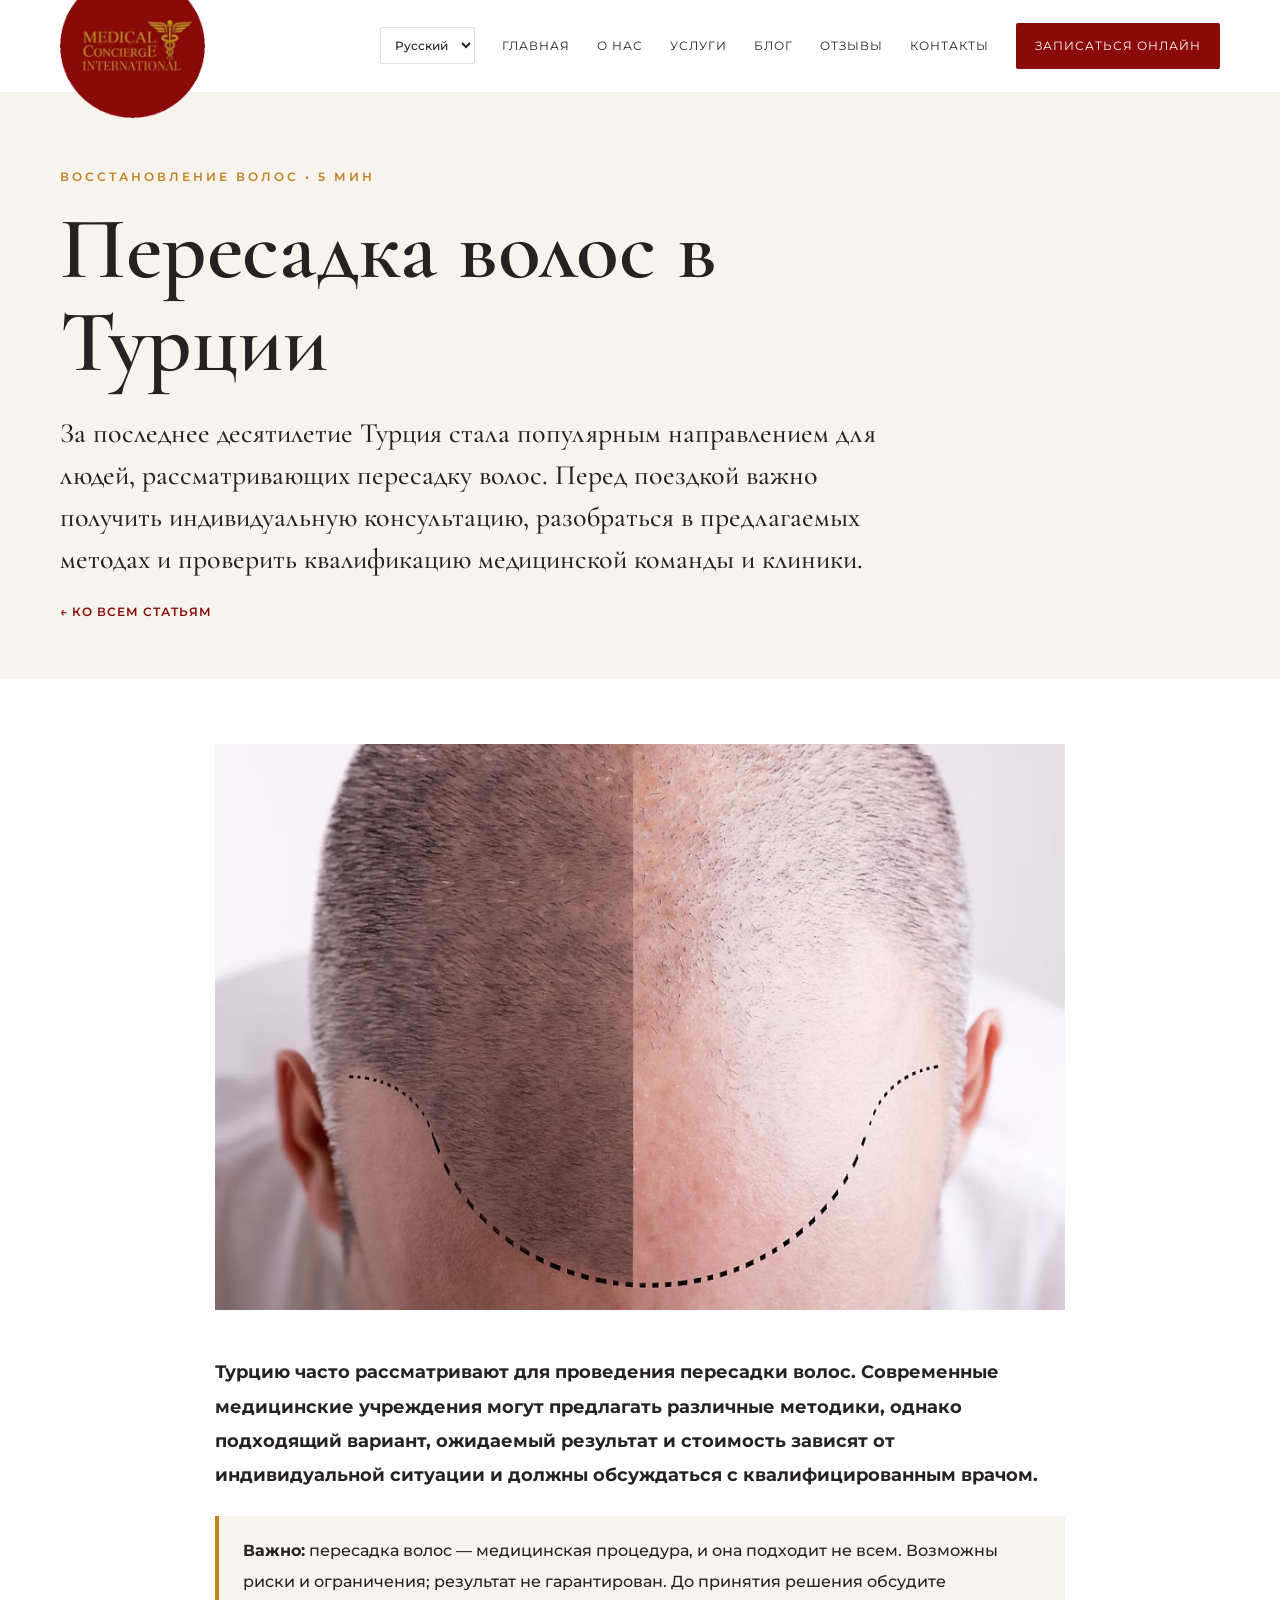
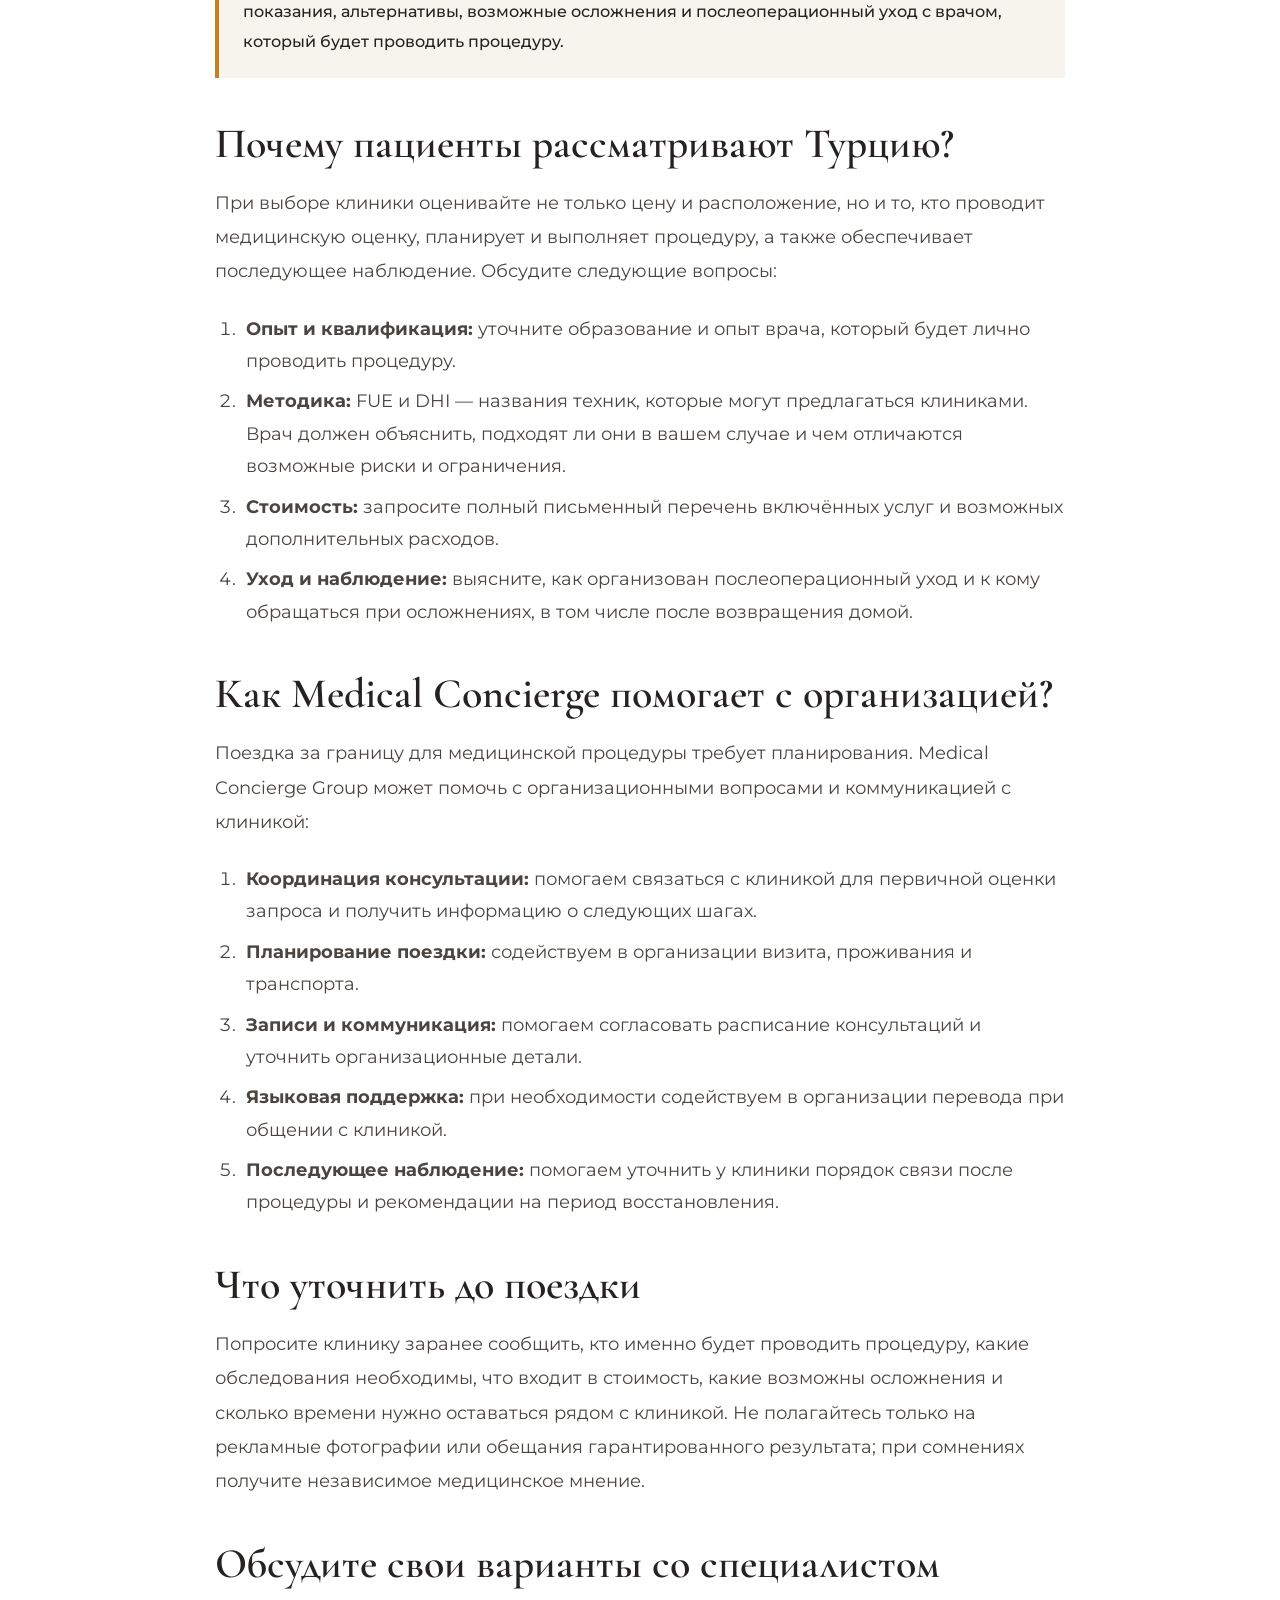
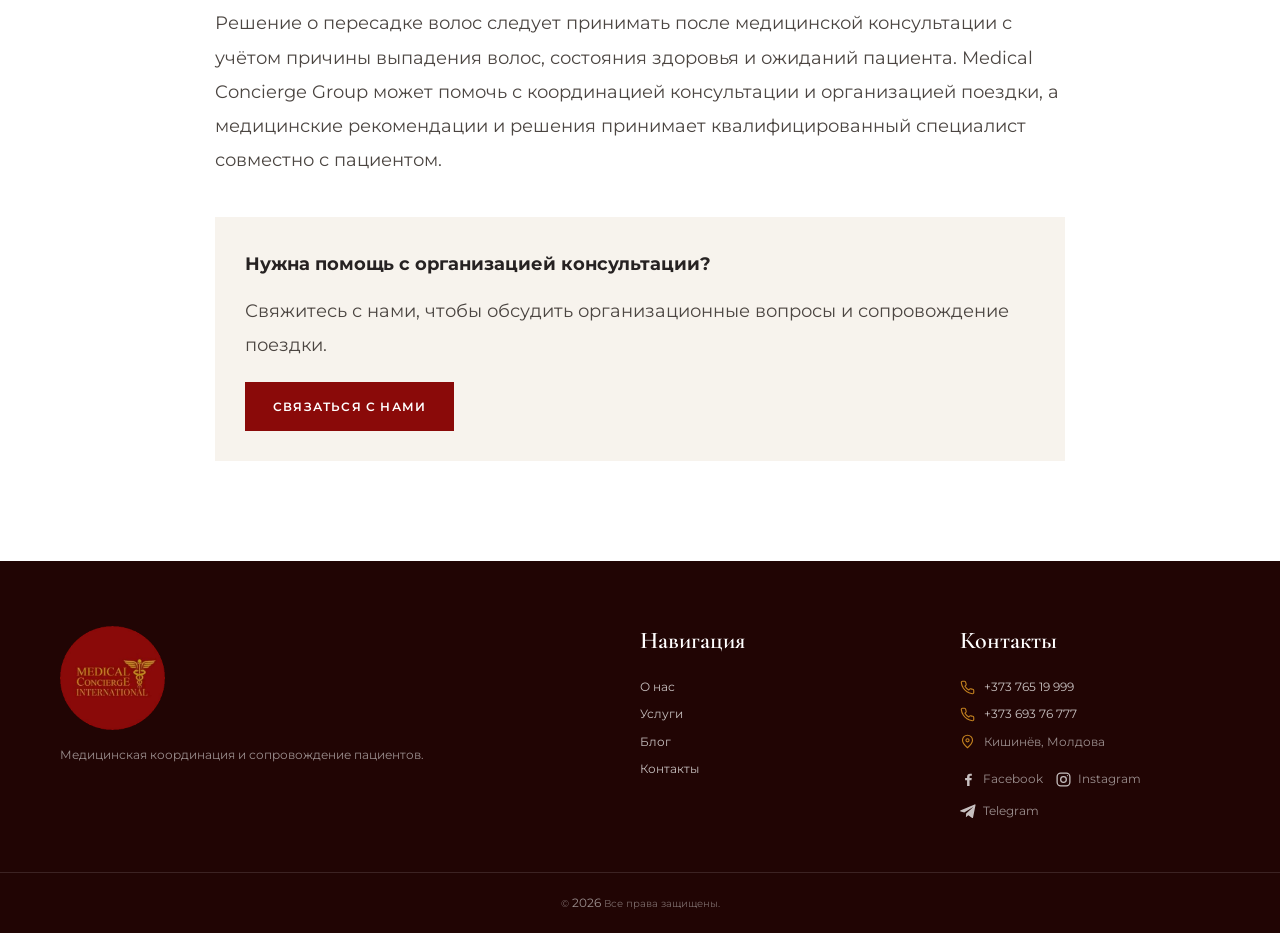
<file: hair-transplant-turkey.html>
<!DOCTYPE html>
<html lang="ru">
<head>
  <meta charset="UTF-8">
  <meta name="viewport" content="width=device-width, initial-scale=1.0">
  <meta name="description" content="Пересадка волос в Турции: что важно знать о методах, консультации, подготовке и медицинском сопровождении.">
  <title>Пересадка волос в Турции — Medical Concierge Group</title>
  <link rel="preconnect" href="https://fonts.googleapis.com">
  <link rel="preconnect" href="https://fonts.gstatic.com" crossorigin>
  <link href="https://fonts.googleapis.com/css2?family=Cormorant+Garamond:wght@500;600&family=Montserrat:wght@400;500;600&display=swap" rel="stylesheet">
  <link rel="stylesheet" href="styles.css?v=20261008-language-menu">
</head>
<body>

<header class="header" id="top">
  <div class="container nav">
    <a class="brand" href="index.html#top" aria-label="Medical Concierge">
      <img src="assets/logo-transparent.png" alt="Medical Concierge International" class="logo-img">
    </a>

    <button class="menu-toggle" aria-label="Открыть меню" aria-expanded="false">
      <span></span><span></span><span></span>
    </button>

    <nav class="nav-links" aria-label="Главное меню">
      <button class="nav-close" type="button" aria-label="Закрыть меню">
        <span class="close-mark">×</span>
        <span class="close-text">Закрыть</span>
      </button>
      <label class="language-switcher">
        <span class="visually-hidden">Язык</span>
        <select class="language-select" aria-label="Язык">
          <option value="ru">Русский</option>
          <option value="en">English</option>
          <option value="ro">Română</option>
        </select>
      </label>
      <a href="index.html#home">Главная</a>
      <a href="index.html#about">О нас</a>
      <a href="index.html#services">Услуги</a>
      <a href="index.html#articles">Блог</a>
      <a href="index.html#reviews">Отзывы</a>
      <a href="index.html#contact">Контакты</a>
      <a class="nav-button" href="index.html#contact">Записаться онлайн</a>
    </nav>
  </div>
</header>

<main class="article-page">
  <header class="article-header">
    <div class="container">
      <p class="eyebrow">ВОССТАНОВЛЕНИЕ ВОЛОС • 5 МИН</p>
      <h1>Пересадка волос в Турции</h1>
      <p class="article-intro">За последнее десятилетие Турция стала популярным направлением для людей, рассматривающих пересадку волос. Перед поездкой важно получить индивидуальную консультацию, разобраться в предлагаемых методах и проверить квалификацию медицинской команды и клиники.</p>
      <a class="article-back" href="index.html#articles">← Ко всем статьям</a>
    </div>
  </header>

  <article class="container article-content">
    <img src="assets/hair-transplant-turkey.png" alt="Линия роста волос перед пересадкой">

    <p>Турцию часто рассматривают для проведения пересадки волос. Современные медицинские учреждения могут предлагать различные методики, однако подходящий вариант, ожидаемый результат и стоимость зависят от индивидуальной ситуации и должны обсуждаться с квалифицированным врачом.</p>

    <p class="article-caution"><strong>Важно:</strong> пересадка волос — медицинская процедура, и она подходит не всем. Возможны риски и ограничения; результат не гарантирован. До принятия решения обсудите показания, альтернативы, возможные осложнения и послеоперационный уход с врачом, который будет проводить процедуру.</p>

    <h2>Почему пациенты рассматривают Турцию?</h2>
    <p>При выборе клиники оценивайте не только цену и расположение, но и то, кто проводит медицинскую оценку, планирует и выполняет процедуру, а также обеспечивает последующее наблюдение. Обсудите следующие вопросы:</p>
    <ol>
      <li><strong>Опыт и квалификация:</strong> уточните образование и опыт врача, который будет лично проводить процедуру.</li>
      <li><strong>Методика:</strong> FUE и DHI — названия техник, которые могут предлагаться клиниками. Врач должен объяснить, подходят ли они в вашем случае и чем отличаются возможные риски и ограничения.</li>
      <li><strong>Стоимость:</strong> запросите полный письменный перечень включённых услуг и возможных дополнительных расходов.</li>
      <li><strong>Уход и наблюдение:</strong> выясните, как организован послеоперационный уход и к кому обращаться при осложнениях, в том числе после возвращения домой.</li>
    </ol>

    <h2>Как Medical Concierge помогает с организацией?</h2>
    <p>Поездка за границу для медицинской процедуры требует планирования. Medical Concierge Group может помочь с организационными вопросами и коммуникацией с клиникой:</p>
    <ol>
      <li><strong>Координация консультации:</strong> помогаем связаться с клиникой для первичной оценки запроса и получить информацию о следующих шагах.</li>
      <li><strong>Планирование поездки:</strong> содействуем в организации визита, проживания и транспорта.</li>
      <li><strong>Записи и коммуникация:</strong> помогаем согласовать расписание консультаций и уточнить организационные детали.</li>
      <li><strong>Языковая поддержка:</strong> при необходимости содействуем в организации перевода при общении с клиникой.</li>
      <li><strong>Последующее наблюдение:</strong> помогаем уточнить у клиники порядок связи после процедуры и рекомендации на период восстановления.</li>
    </ol>

    <h2>Что уточнить до поездки</h2>
    <p>Попросите клинику заранее сообщить, кто именно будет проводить процедуру, какие обследования необходимы, что входит в стоимость, какие возможны осложнения и сколько времени нужно оставаться рядом с клиникой. Не полагайтесь только на рекламные фотографии или обещания гарантированного результата; при сомнениях получите независимое медицинское мнение.</p>

    <h2>Обсудите свои варианты со специалистом</h2>
    <p>Решение о пересадке волос следует принимать после медицинской консультации с учётом причины выпадения волос, состояния здоровья и ожиданий пациента. Medical Concierge Group может помочь с координацией консультации и организацией поездки, а медицинские рекомендации и решения принимает квалифицированный специалист совместно с пациентом.</p>

    <div class="article-cta">
      <p><strong>Нужна помощь с организацией консультации?</strong></p>
      <p>Свяжитесь с нами, чтобы обсудить организационные вопросы и сопровождение поездки.</p>
      <a class="btn btn-primary" href="index.html#contact">Связаться с нами</a>
    </div>
  </article>
</main>

<footer class="footer">
  <div class="container footer-grid">
    <div>
      <img src="assets/logo-transparent.png" alt="Medical Concierge" class="footer-logo">
      <p>Медицинская координация и сопровождение пациентов.</p>
    </div>
    <div>
      <h4>Навигация</h4>
      <a href="index.html#about">О нас</a>
      <a href="index.html#services">Услуги</a>
      <a href="index.html#articles">Блог</a>
      <a href="index.html#contact">Контакты</a>
    </div>
    <div>
      <h4>Контакты</h4>
      <a class="footer-contact-link" href="tel:+37376519999"><svg class="contact-icon" viewBox="0 0 24 24" aria-hidden="true"><path d="M22 16.9v3a2 2 0 0 1-2.2 2 19.8 19.8 0 0 1-8.6-3.1 19.4 19.4 0 0 1-6-6A19.8 19.8 0 0 1 2.1 4.2 2 2 0 0 1 4.1 2h3a2 2 0 0 1 2 1.7c.1 1 .4 2 .7 2.9a2 2 0 0 1-.5 2.1L8 10a16 16 0 0 0 6 6l1.3-1.3a2 2 0 0 1 2.1-.5c.9.3 1.9.6 2.9.7a2 2 0 0 1 1.7 2z"/></svg>+373 765 19 999</a>
      <a class="footer-contact-link" href="tel:+37369376777"><svg class="contact-icon" viewBox="0 0 24 24" aria-hidden="true"><path d="M22 16.9v3a2 2 0 0 1-2.2 2 19.8 19.8 0 0 1-8.6-3.1 19.4 19.4 0 0 1-6-6A19.8 19.8 0 0 1 2.1 4.2 2 2 0 0 1 4.1 2h3a2 2 0 0 1 2 1.7c.1 1 .4 2 .7 2.9a2 2 0 0 1-.5 2.1L8 10a16 16 0 0 0 6 6l1.3-1.3a2 2 0 0 1 2.1-.5c.9.3 1.9.6 2.9.7a2 2 0 0 1 1.7 2z"/></svg>+373 693 76 777</a>
      <span class="footer-contact-link"><svg class="contact-icon" viewBox="0 0 24 24" aria-hidden="true"><path d="M20 10c0 5-8 12-8 12S4 15 4 10a8 8 0 1 1 16 0z"/><circle cx="12" cy="10" r="2.5"/></svg>Кишинёв, Молдова</span>
      <div class="social-links" aria-label="Наши социальные сети">
        <a class="social-link facebook" href="https://www.facebook.com/share/1DfnViPpai/?mibextid=wwXIfr" target="_blank" rel="noopener noreferrer" aria-label="Facebook, откроется в новой вкладке"><svg viewBox="0 0 24 24" aria-hidden="true"><path d="M13.5 21v-8h2.7l.4-3h-3.1V8.1c0-.9.3-1.5 1.6-1.5h1.6V3.9c-.3 0-1.3-.1-2.5-.1-2.5 0-4.2 1.5-4.2 4.3V10H7.2v3h2.8v8h3.5z"/></svg><span>Facebook</span></a>
        <a class="social-link instagram" href="https://www.instagram.com/medical.concierge.group" target="_blank" rel="noopener noreferrer" aria-label="Instagram, откроется в новой вкладке"><svg viewBox="0 0 24 24" aria-hidden="true"><rect x="3" y="3" width="18" height="18" rx="5"/><circle cx="12" cy="12" r="4"/><circle cx="17.5" cy="6.5" r=".8" fill="currentColor" stroke="none"/></svg><span>Instagram</span></a>
        <a class="social-link telegram" href="https://t.me/med_concierge" target="_blank" rel="noopener noreferrer" aria-label="Telegram, откроется в новой вкладке"><svg viewBox="0 0 24 24" aria-hidden="true"><path d="M21.8 3.6 18.5 20c-.2 1.2-.9 1.5-1.8.9l-5-3.7-2.4 2.3c-.3.3-.5.5-1 .5l.4-5.1 9.3-8.4c.4-.4-.1-.6-.6-.2L6 13.5l-5-1.6c-1.1-.3-1.1-1.1.2-1.6L20.7 2c.9-.3 1.6.2 1.1 1.6z"/></svg><span>Telegram</span></a>
      </div>
    </div>
  </div>
  <div class="copyright">© <span id="year"></span> Medical Concierge Group. Все права защищены.</div>
</footer>

<script src="translations.js?v=20261008-russian-fix"></script>
<script src="script.js"></script>
</body>
</html>
</file>
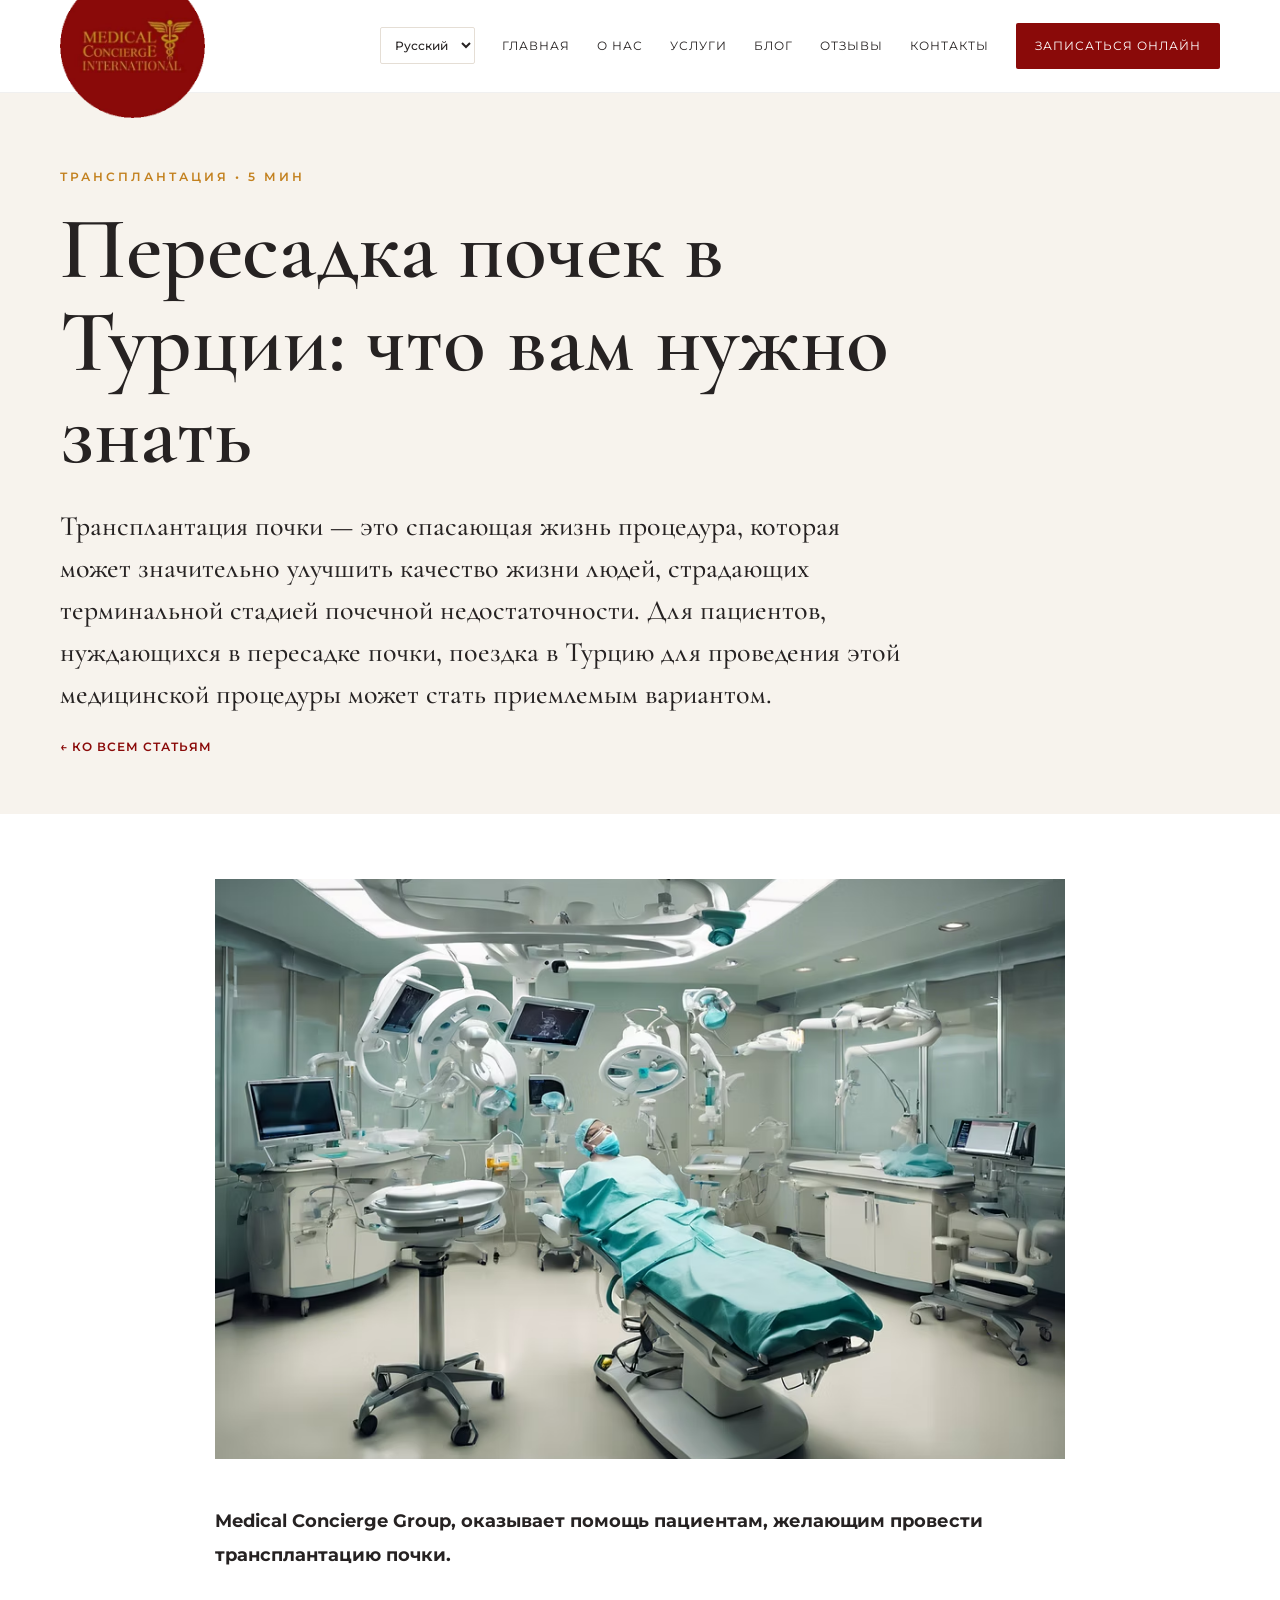
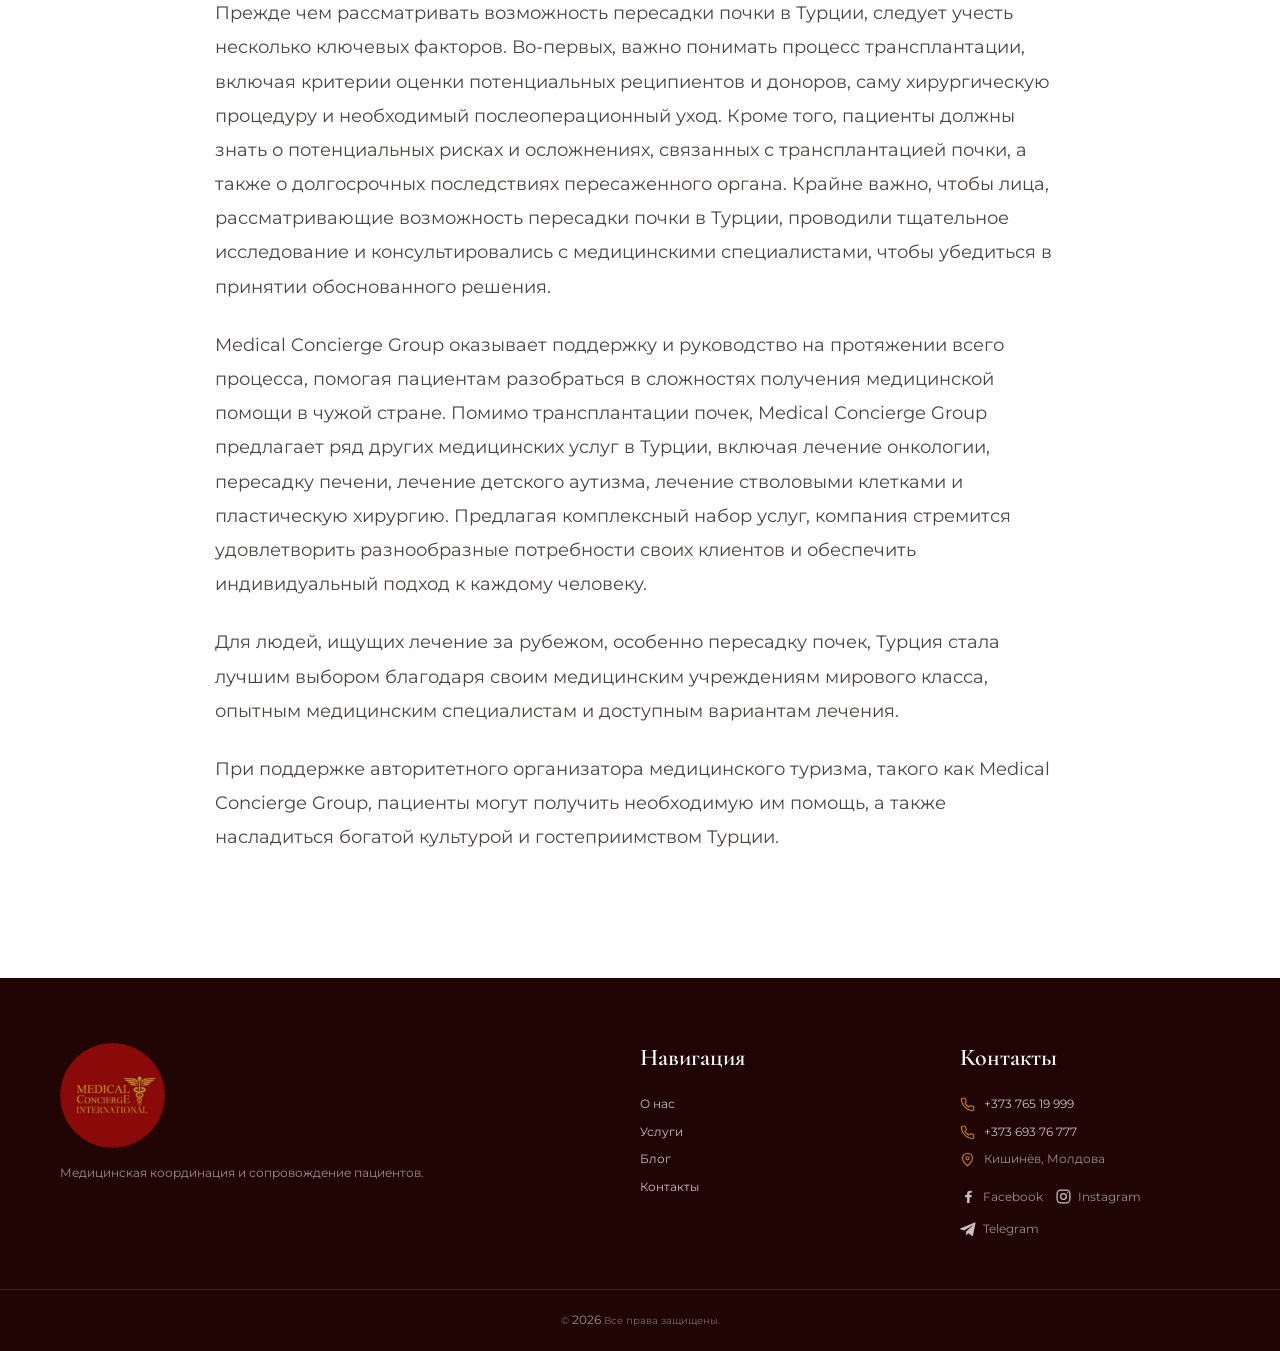
<file: kidney-transplant-turkey.html>
<!DOCTYPE html>
<html lang="ru">
<head>
  <meta charset="UTF-8">
  <meta name="viewport" content="width=device-width, initial-scale=1.0">
  <meta name="description" content="Что важно знать о пересадке почки в Турции: медицинское сопровождение и поддержка Medical Concierge Group.">
  <title>Пересадка почек в Турции: что вам нужно знать — Medical Concierge Group</title>
  <link rel="preconnect" href="https://fonts.googleapis.com">
  <link rel="preconnect" href="https://fonts.gstatic.com" crossorigin>
  <link href="https://fonts.googleapis.com/css2?family=Cormorant+Garamond:wght@500;600&family=Montserrat:wght@400;500;600&display=swap" rel="stylesheet">
  <link rel="stylesheet" href="styles.css?v=20261008-language-menu">
</head>
<body>

<header class="header" id="top">
  <div class="container nav">
    <a class="brand" href="index.html#top" aria-label="Medical Concierge">
      <img src="assets/logo-transparent.png" alt="Medical Concierge International" class="logo-img">
    </a>

    <button class="menu-toggle" aria-label="Открыть меню" aria-expanded="false">
      <span></span><span></span><span></span>
    </button>

    <nav class="nav-links" aria-label="Главное меню">
      <button class="nav-close" type="button" aria-label="Закрыть меню">
        <span class="close-mark">×</span>
        <span class="close-text">Закрыть</span>
      </button>
      <label class="language-switcher">
        <span class="visually-hidden">Язык</span>
        <select class="language-select" aria-label="Язык">
          <option value="ru">Русский</option>
          <option value="en">English</option>
          <option value="ro">Română</option>
        </select>
      </label>
      <a href="index.html#home">Главная</a>
      <a href="index.html#about">О нас</a>
      <a href="index.html#services">Услуги</a>
      <a href="index.html#articles">Блог</a>
      <a href="index.html#reviews">Отзывы</a>
      <a href="index.html#contact">Контакты</a>
      <a class="nav-button" href="index.html#contact">Записаться онлайн</a>
    </nav>
  </div>
</header>

<main class="article-page">
  <header class="article-header">
    <div class="container">
      <p class="eyebrow">ТРАНСПЛАНТАЦИЯ • 5 МИН</p>
      <h1>Пересадка почек в Турции: что вам нужно знать</h1>
      <p class="article-intro">Трансплантация почки — это спасающая жизнь процедура, которая может значительно улучшить качество жизни людей, страдающих терминальной стадией почечной недостаточности. Для пациентов, нуждающихся в пересадке почки, поездка в Турцию для проведения этой медицинской процедуры может стать приемлемым вариантом.</p>
      <a class="article-back" href="index.html#articles">← Ко всем статьям</a>
    </div>
  </header>

  <article class="container article-content">
    <img src="assets/kidney-transplant-turkey.png" alt="Современная операционная клиники">

    <p>Medical Concierge Group, оказывает помощь пациентам, желающим провести трансплантацию почки.</p>

    <p>Прежде чем рассматривать возможность пересадки почки в Турции, следует учесть несколько ключевых факторов. Во-первых, важно понимать процесс трансплантации, включая критерии оценки потенциальных реципиентов и доноров, саму хирургическую процедуру и необходимый послеоперационный уход. Кроме того, пациенты должны знать о потенциальных рисках и осложнениях, связанных с трансплантацией почки, а также о долгосрочных последствиях пересаженного органа. Крайне важно, чтобы лица, рассматривающие возможность пересадки почки в Турции, проводили тщательное исследование и консультировались с медицинскими специалистами, чтобы убедиться в принятии обоснованного решения.</p>

    <p>Medical Concierge Group оказывает поддержку и руководство на протяжении всего процесса, помогая пациентам разобраться в сложностях получения медицинской помощи в чужой стране. Помимо трансплантации почек, Medical Concierge Group предлагает ряд других медицинских услуг в Турции, включая лечение онкологии, пересадку печени, лечение детского аутизма, лечение стволовыми клетками и пластическую хирургию. Предлагая комплексный набор услуг, компания стремится удовлетворить разнообразные потребности своих клиентов и обеспечить индивидуальный подход к каждому человеку.</p>

    <p>Для людей, ищущих лечение за рубежом, особенно пересадку почек, Турция стала лучшим выбором благодаря своим медицинским учреждениям мирового класса, опытным медицинским специалистам и доступным вариантам лечения.</p>

    <p>При поддержке авторитетного организатора медицинского туризма, такого как Medical Concierge Group, пациенты могут получить необходимую им помощь, а также насладиться богатой культурой и гостеприимством Турции.</p>
  </article>
</main>

<footer class="footer">
  <div class="container footer-grid">
    <div>
      <img src="assets/logo-transparent.png" alt="Medical Concierge" class="footer-logo">
      <p>Медицинская координация и сопровождение пациентов.</p>
    </div>
    <div>
      <h4>Навигация</h4>
      <a href="index.html#about">О нас</a>
      <a href="index.html#services">Услуги</a>
      <a href="index.html#articles">Блог</a>
      <a href="index.html#contact">Контакты</a>
    </div>
    <div>
      <h4>Контакты</h4>
      <a class="footer-contact-link" href="tel:+37376519999"><svg class="contact-icon" viewBox="0 0 24 24" aria-hidden="true"><path d="M22 16.9v3a2 2 0 0 1-2.2 2 19.8 19.8 0 0 1-8.6-3.1 19.4 19.4 0 0 1-6-6A19.8 19.8 0 0 1 2.1 4.2 2 2 0 0 1 4.1 2h3a2 2 0 0 1 2 1.7c.1 1 .4 2 .7 2.9a2 2 0 0 1-.5 2.1L8 10a16 16 0 0 0 6 6l1.3-1.3a2 2 0 0 1 2.1-.5c.9.3 1.9.6 2.9.7a2 2 0 0 1 1.7 2z"/></svg>+373 765 19 999</a>
      <a class="footer-contact-link" href="tel:+37369376777"><svg class="contact-icon" viewBox="0 0 24 24" aria-hidden="true"><path d="M22 16.9v3a2 2 0 0 1-2.2 2 19.8 19.8 0 0 1-8.6-3.1 19.4 19.4 0 0 1-6-6A19.8 19.8 0 0 1 2.1 4.2 2 2 0 0 1 4.1 2h3a2 2 0 0 1 2 1.7c.1 1 .4 2 .7 2.9a2 2 0 0 1-.5 2.1L8 10a16 16 0 0 0 6 6l1.3-1.3a2 2 0 0 1 2.1-.5c.9.3 1.9.6 2.9.7a2 2 0 0 1 1.7 2z"/></svg>+373 693 76 777</a>
      <span class="footer-contact-link"><svg class="contact-icon" viewBox="0 0 24 24" aria-hidden="true"><path d="M20 10c0 5-8 12-8 12S4 15 4 10a8 8 0 1 1 16 0z"/><circle cx="12" cy="10" r="2.5"/></svg>Кишинёв, Молдова</span>
      <div class="social-links" aria-label="Наши социальные сети">
        <a class="social-link facebook" href="https://www.facebook.com/share/1DfnViPpai/?mibextid=wwXIfr" target="_blank" rel="noopener noreferrer" aria-label="Facebook, откроется в новой вкладке"><svg viewBox="0 0 24 24" aria-hidden="true"><path d="M13.5 21v-8h2.7l.4-3h-3.1V8.1c0-.9.3-1.5 1.6-1.5h1.6V3.9c-.3 0-1.3-.1-2.5-.1-2.5 0-4.2 1.5-4.2 4.3V10H7.2v3h2.8v8h3.5z"/></svg><span>Facebook</span></a>
        <a class="social-link instagram" href="https://www.instagram.com/medical.concierge.group" target="_blank" rel="noopener noreferrer" aria-label="Instagram, откроется в новой вкладке"><svg viewBox="0 0 24 24" aria-hidden="true"><rect x="3" y="3" width="18" height="18" rx="5"/><circle cx="12" cy="12" r="4"/><circle cx="17.5" cy="6.5" r=".8" fill="currentColor" stroke="none"/></svg><span>Instagram</span></a>
        <a class="social-link telegram" href="https://t.me/med_concierge" target="_blank" rel="noopener noreferrer" aria-label="Telegram, откроется в новой вкладке"><svg viewBox="0 0 24 24" aria-hidden="true"><path d="M21.8 3.6 18.5 20c-.2 1.2-.9 1.5-1.8.9l-5-3.7-2.4 2.3c-.3.3-.5.5-1 .5l.4-5.1 9.3-8.4c.4-.4-.1-.6-.6-.2L6 13.5l-5-1.6c-1.1-.3-1.1-1.1.2-1.6L20.7 2c.9-.3 1.6.2 1.1 1.6z"/></svg><span>Telegram</span></a>
      </div>
    </div>
  </div>
  <div class="copyright">© <span id="year"></span> Medical Concierge Group. Все права защищены.</div>
</footer>

<script src="translations.js?v=20261008-russian-fix"></script>
<script src="script.js"></script>
</body>
</html>
</file>
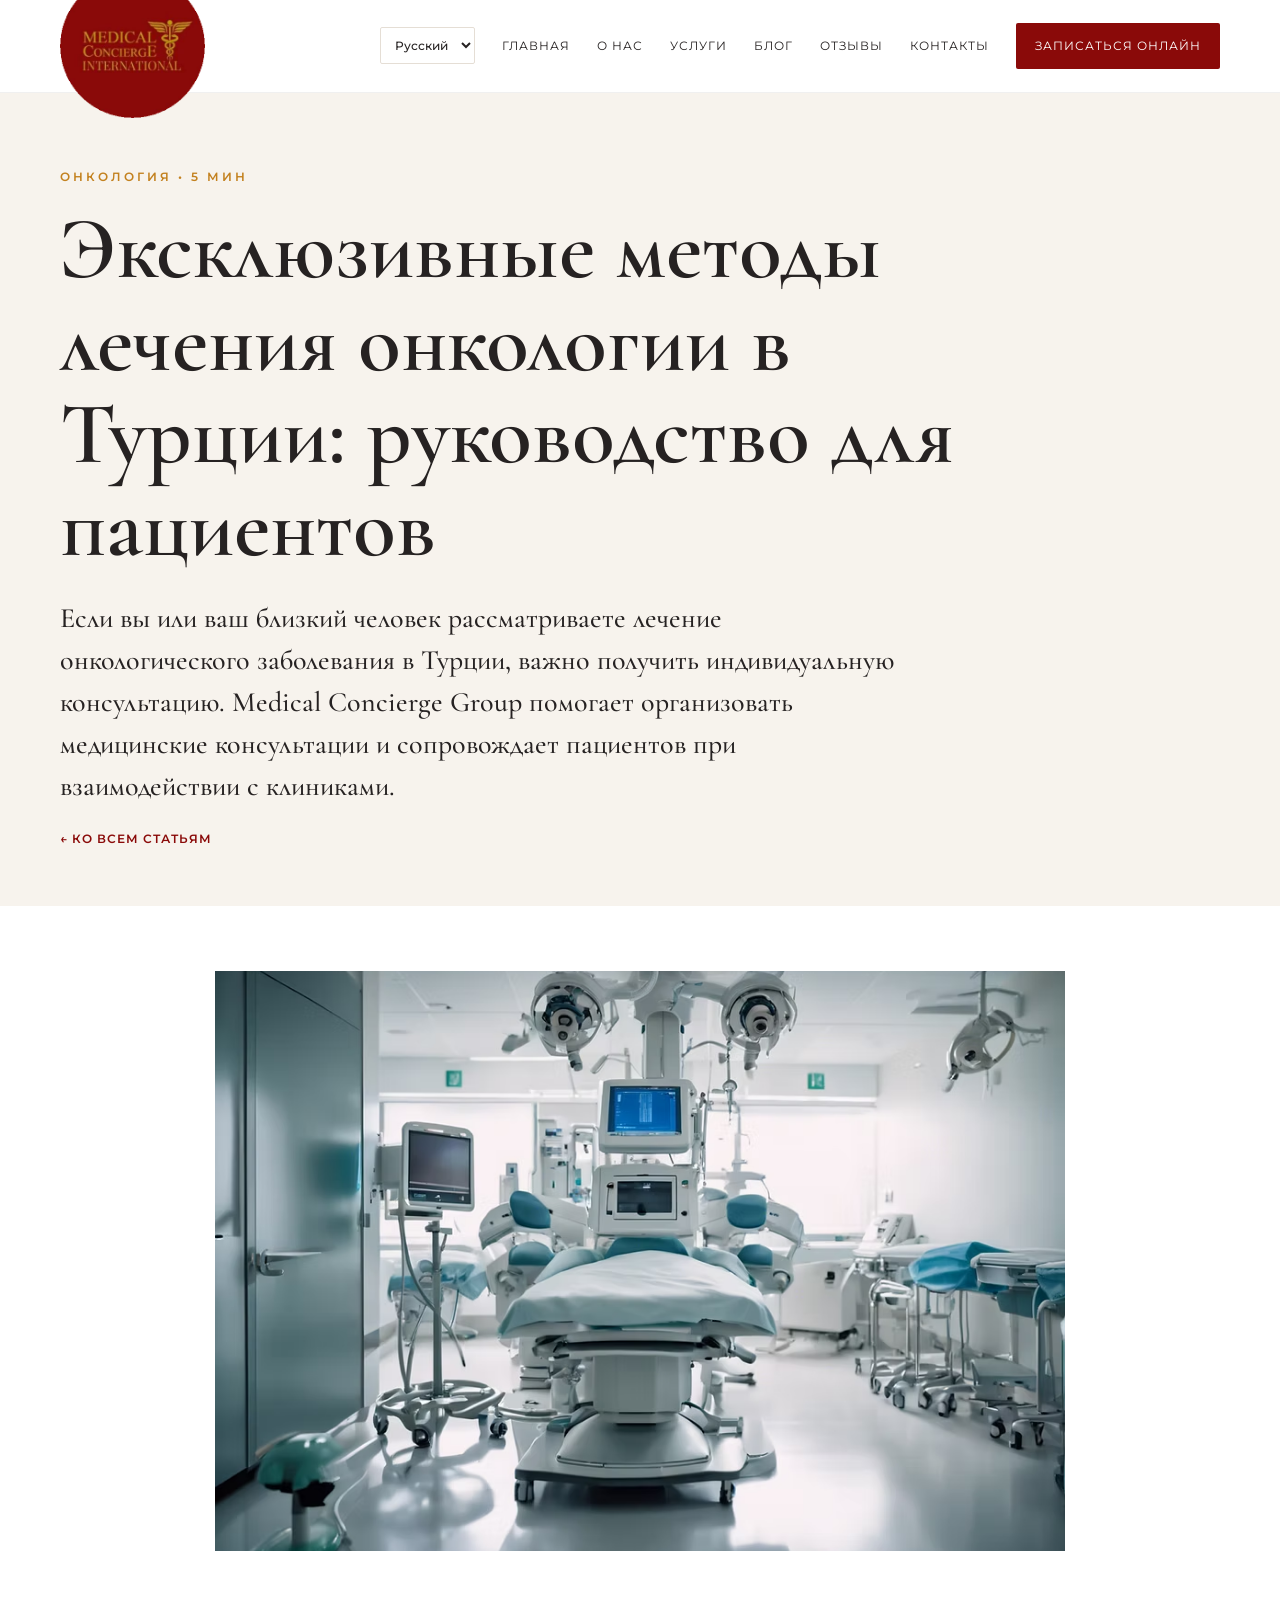
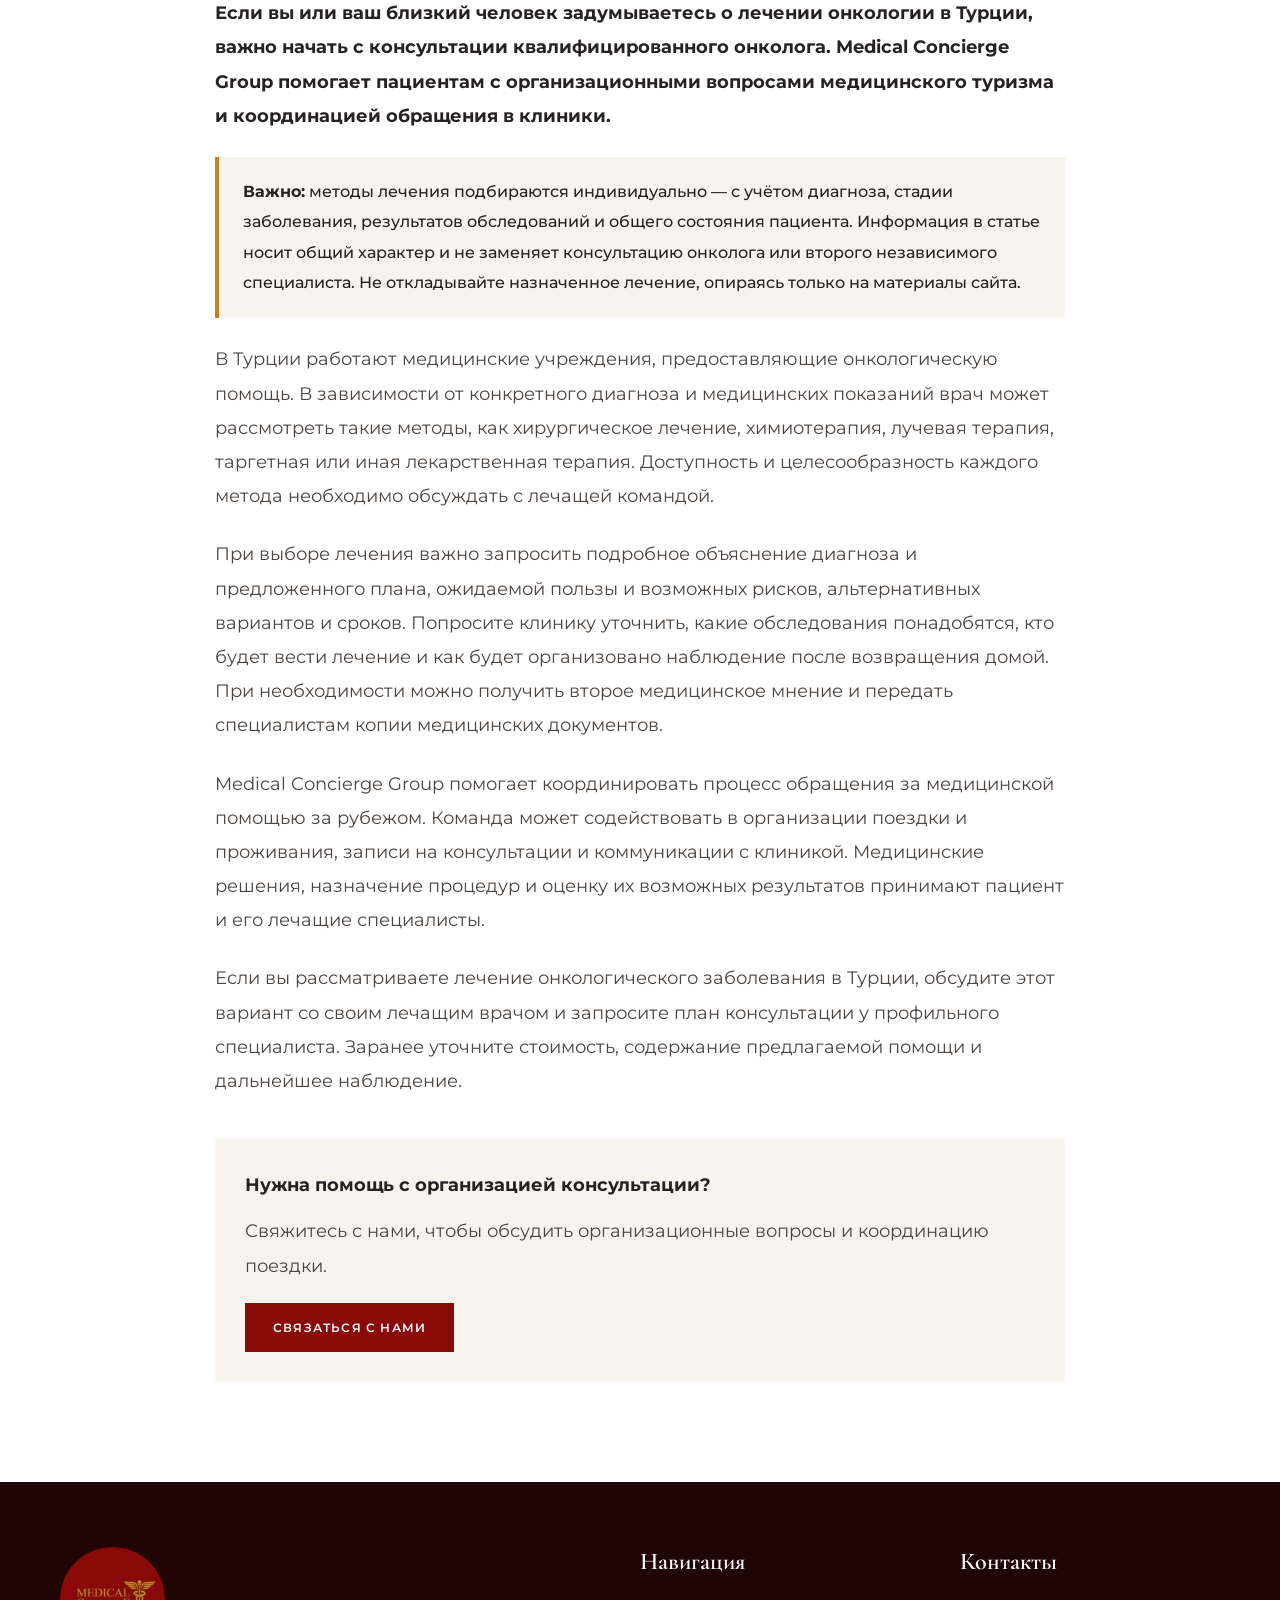
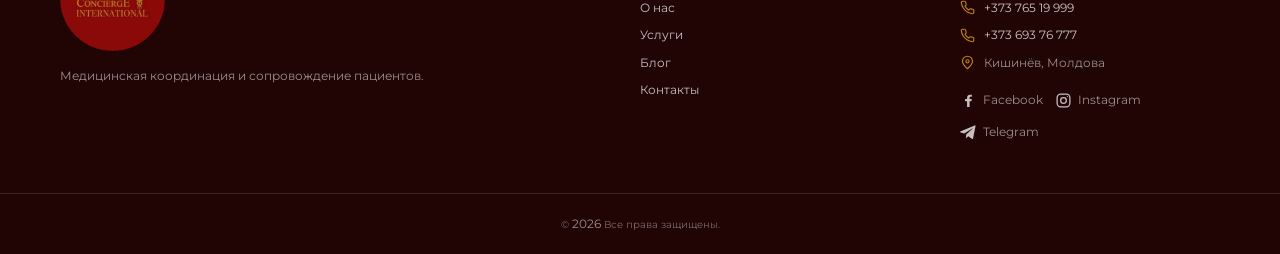
<file: oncology-treatment-turkey.html>
<!DOCTYPE html>
<html lang="ru">
<head>
  <meta charset="UTF-8">
  <meta name="viewport" content="width=device-width, initial-scale=1.0">
  <meta name="description" content="Руководство для пациентов, рассматривающих консультацию и лечение онкологических заболеваний в Турции.">
  <title>Методы лечения онкологии в Турции — Medical Concierge Group</title>
  <link rel="preconnect" href="https://fonts.googleapis.com">
  <link rel="preconnect" href="https://fonts.gstatic.com" crossorigin>
  <link href="https://fonts.googleapis.com/css2?family=Cormorant+Garamond:wght@500;600&family=Montserrat:wght@400;500;600&display=swap" rel="stylesheet">
  <link rel="stylesheet" href="styles.css?v=20261008-language-menu">
</head>
<body>

<header class="header" id="top">
  <div class="container nav">
    <a class="brand" href="index.html#top" aria-label="Medical Concierge">
      <img src="assets/logo-transparent.png" alt="Medical Concierge International" class="logo-img">
    </a>

    <button class="menu-toggle" aria-label="Открыть меню" aria-expanded="false">
      <span></span><span></span><span></span>
    </button>

    <nav class="nav-links" aria-label="Главное меню">
      <button class="nav-close" type="button" aria-label="Закрыть меню">
        <span class="close-mark">×</span>
        <span class="close-text">Закрыть</span>
      </button>
      <label class="language-switcher">
        <span class="visually-hidden">Язык</span>
        <select class="language-select" aria-label="Язык">
          <option value="ru">Русский</option>
          <option value="en">English</option>
          <option value="ro">Română</option>
        </select>
      </label>
      <a href="index.html#home">Главная</a>
      <a href="index.html#about">О нас</a>
      <a href="index.html#services">Услуги</a>
      <a href="index.html#articles">Блог</a>
      <a href="index.html#reviews">Отзывы</a>
      <a href="index.html#contact">Контакты</a>
      <a class="nav-button" href="index.html#contact">Записаться онлайн</a>
    </nav>
  </div>
</header>

<main class="article-page">
  <header class="article-header">
    <div class="container">
      <p class="eyebrow">ОНКОЛОГИЯ • 5 МИН</p>
      <h1>Эксклюзивные методы лечения онкологии в Турции: руководство для пациентов</h1>
      <p class="article-intro">Если вы или ваш близкий человек рассматриваете лечение онкологического заболевания в Турции, важно получить индивидуальную консультацию. Medical Concierge Group помогает организовать медицинские консультации и сопровождает пациентов при взаимодействии с клиниками.</p>
      <a class="article-back" href="index.html#articles">← Ко всем статьям</a>
    </div>
  </header>

  <article class="container article-content">
    <img src="assets/oncology-treatment-turkey.png" alt="Оборудование в современной операционной">

    <p>Если вы или ваш близкий человек задумываетесь о лечении онкологии в Турции, важно начать с консультации квалифицированного онколога. 
    Medical Concierge Group помогает пациентам с организационными вопросами медицинского туризма и координацией обращения в клиники.</p>
      

    <p class="article-caution"><strong>Важно:</strong> методы лечения подбираются индивидуально — с учётом диагноза, стадии заболевания, результатов обследований и общего состояния пациента. Информация в статье носит общий характер и не заменяет консультацию онколога или второго независимого специалиста. Не откладывайте назначенное лечение, опираясь только на материалы сайта.</p>

    <p>В Турции работают медицинские учреждения, предоставляющие онкологическую помощь. В зависимости от конкретного диагноза и медицинских показаний врач может рассмотреть такие методы, как хирургическое лечение, химиотерапия, лучевая терапия, таргетная или иная лекарственная терапия. Доступность и целесообразность каждого метода необходимо обсуждать с лечащей командой.</p>

    <p>При выборе лечения важно запросить подробное объяснение диагноза и предложенного плана, ожидаемой пользы и возможных рисков, альтернативных вариантов и сроков. Попросите клинику уточнить, какие обследования понадобятся, кто будет вести лечение и как будет организовано наблюдение после возвращения домой. При необходимости можно получить второе медицинское мнение и передать специалистам копии медицинских документов.</p>

    <p>Medical Concierge Group помогает координировать процесс обращения за медицинской помощью за рубежом. Команда может содействовать в организации поездки и проживания, записи на консультации и коммуникации с клиникой. Медицинские решения, назначение процедур и оценку их возможных результатов принимают пациент и его лечащие специалисты.</p>

    <p>Если вы рассматриваете лечение онкологического заболевания в Турции, обсудите этот вариант со своим лечащим врачом и запросите план консультации у профильного специалиста. Заранее уточните стоимость, содержание предлагаемой помощи и дальнейшее наблюдение.</p>

    <div class="article-cta">
      <p><strong>Нужна помощь с организацией консультации?</strong></p>
      <p>Свяжитесь с нами, чтобы обсудить организационные вопросы и координацию поездки.</p>
      <a class="btn btn-primary" href="index.html#contact">Связаться с нами</a>
    </div>
  </article>
</main>

<footer class="footer">
  <div class="container footer-grid">
    <div>
      <img src="assets/logo-transparent.png" alt="Medical Concierge" class="footer-logo">
      <p>Медицинская координация и сопровождение пациентов.</p>
    </div>
    <div>
      <h4>Навигация</h4>
      <a href="index.html#about">О нас</a>
      <a href="index.html#services">Услуги</a>
      <a href="index.html#articles">Блог</a>
      <a href="index.html#contact">Контакты</a>
    </div>
    <div>
      <h4>Контакты</h4>
      <a class="footer-contact-link" href="tel:+37376519999"><svg class="contact-icon" viewBox="0 0 24 24" aria-hidden="true"><path d="M22 16.9v3a2 2 0 0 1-2.2 2 19.8 19.8 0 0 1-8.6-3.1 19.4 19.4 0 0 1-6-6A19.8 19.8 0 0 1 2.1 4.2 2 2 0 0 1 4.1 2h3a2 2 0 0 1 2 1.7c.1 1 .4 2 .7 2.9a2 2 0 0 1-.5 2.1L8 10a16 16 0 0 0 6 6l1.3-1.3a2 2 0 0 1 2.1-.5c.9.3 1.9.6 2.9.7a2 2 0 0 1 1.7 2z"/></svg>+373 765 19 999</a>
      <a class="footer-contact-link" href="tel:+37369376777"><svg class="contact-icon" viewBox="0 0 24 24" aria-hidden="true"><path d="M22 16.9v3a2 2 0 0 1-2.2 2 19.8 19.8 0 0 1-8.6-3.1 19.4 19.4 0 0 1-6-6A19.8 19.8 0 0 1 2.1 4.2 2 2 0 0 1 4.1 2h3a2 2 0 0 1 2 1.7c.1 1 .4 2 .7 2.9a2 2 0 0 1-.5 2.1L8 10a16 16 0 0 0 6 6l1.3-1.3a2 2 0 0 1 2.1-.5c.9.3 1.9.6 2.9.7a2 2 0 0 1 1.7 2z"/></svg>+373 693 76 777</a>
      <span class="footer-contact-link"><svg class="contact-icon" viewBox="0 0 24 24" aria-hidden="true"><path d="M20 10c0 5-8 12-8 12S4 15 4 10a8 8 0 1 1 16 0z"/><circle cx="12" cy="10" r="2.5"/></svg>Кишинёв, Молдова</span>
      <div class="social-links" aria-label="Наши социальные сети">
        <a class="social-link facebook" href="https://www.facebook.com/share/1DfnViPpai/?mibextid=wwXIfr" target="_blank" rel="noopener noreferrer" aria-label="Facebook, откроется в новой вкладке"><svg viewBox="0 0 24 24" aria-hidden="true"><path d="M13.5 21v-8h2.7l.4-3h-3.1V8.1c0-.9.3-1.5 1.6-1.5h1.6V3.9c-.3 0-1.3-.1-2.5-.1-2.5 0-4.2 1.5-4.2 4.3V10H7.2v3h2.8v8h3.5z"/></svg><span>Facebook</span></a>
        <a class="social-link instagram" href="https://www.instagram.com/medical.concierge.group" target="_blank" rel="noopener noreferrer" aria-label="Instagram, откроется в новой вкладке"><svg viewBox="0 0 24 24" aria-hidden="true"><rect x="3" y="3" width="18" height="18" rx="5"/><circle cx="12" cy="12" r="4"/><circle cx="17.5" cy="6.5" r=".8" fill="currentColor" stroke="none"/></svg><span>Instagram</span></a>
        <a class="social-link telegram" href="https://t.me/med_concierge" target="_blank" rel="noopener noreferrer" aria-label="Telegram, откроется в новой вкладке"><svg viewBox="0 0 24 24" aria-hidden="true"><path d="M21.8 3.6 18.5 20c-.2 1.2-.9 1.5-1.8.9l-5-3.7-2.4 2.3c-.3.3-.5.5-1 .5l.4-5.1 9.3-8.4c.4-.4-.1-.6-.6-.2L6 13.5l-5-1.6c-1.1-.3-1.1-1.1.2-1.6L20.7 2c.9-.3 1.6.2 1.1 1.6z"/></svg><span>Telegram</span></a>
      </div>
    </div>
  </div>
  <div class="copyright">© <span id="year"></span> Medical Concierge Group. Все права защищены.</div>
</footer>

<script src="translations.js?v=20261008-russian-fix"></script>
<script src="script.js"></script>
</body>
</html>
</file>
<file: styles.css>
:root{
  --red:#8A0A09;
  --red-dark:#650706;
  --gold:#C3811F;
  --cream:#F7F3ED;
  --white:#fff;
  --ink:#262222;
  --muted:#746E68;
  --line:#E5DED5;
  --serif:"Cormorant Garamond", Georgia, serif;
  --sans:"Montserrat", Arial, sans-serif;
  --shadow:0 18px 50px rgba(45,24,18,.10);
}

*{box-sizing:border-box;margin:0;padding:0}
html{scroll-behavior:smooth}
body{font-family:var(--sans);color:var(--ink);background:#fff;line-height:1.7}
a{text-decoration:none;color:inherit}
img{max-width:100%;display:block}
.container{width:min(1160px,calc(100% - 40px));margin:auto}
.section{padding:100px 0}
.eyebrow{font-size:12px;letter-spacing:3px;font-weight:600}
.gold{color:var(--gold)}
h1,h2,h3{font-family:var(--serif);font-weight:600;line-height:1.05}
h2{font-size:clamp(42px,5vw,66px)}
h3{font-size:30px}
p{color:var(--muted)}

.header{position:fixed;z-index:100;top:0;left:0;right:0;background:rgba(255,255,255,.96);backdrop-filter:blur(12px);border-bottom:1px solid rgba(0,0,0,.06)}
.nav{min-height:92px;display:flex;align-items:center;justify-content:space-between;gap:30px}
.brand{width:150px}
.logo-img{width:145px;height:145px;object-fit:contain;margin:-27px 0}
.nav-links{display:flex;align-items:center;gap:27px;font-size:12px;letter-spacing:1px;text-transform:uppercase}
.nav-links a{transition:.25s}
.nav-links a:hover{color:var(--gold)}
.nav-close{display:none}
.language-switcher{display:flex;align-items:center}
.language-select{min-width:92px;padding:9px 10px;border:1px solid var(--line);border-radius:2px;background:#fff;color:var(--ink);font:500 12px var(--sans);cursor:pointer}
.visually-hidden{position:absolute;width:1px;height:1px;padding:0;margin:-1px;overflow:hidden;clip:rect(0,0,0,0);white-space:nowrap;border:0}
.nav-button{background:var(--red);color:#fff!important;padding:13px 19px;border-radius:2px}
.menu-toggle{display:none;border:0;background:none;cursor:pointer}
.menu-toggle span{display:block;width:28px;height:2px;background:var(--ink);margin:6px}

.hero{min-height:760px;display:flex;align-items:center;position:relative;background:
linear-gradient(90deg,rgba(35,10,8,.72),rgba(35,10,8,.26)),
url("https://images.unsplash.com/photo-1576091160399-112ba8d25d1d?auto=format&fit=crop&w=2000&q=85") center/cover}
.hero-overlay{position:absolute;inset:0;background:radial-gradient(circle at 72% 45%,transparent 0 20%,rgba(0,0,0,.18) 70%)}
.hero-content{position:relative;color:#fff;max-width:760px;padding-top:80px}
.hero .eyebrow{color:#f1d4a3;margin-bottom:25px}
.hero h1{font-size:clamp(70px,9vw,125px);margin-bottom:30px}
.hero-text{font-size:18px;max-width:650px;color:rgba(255,255,255,.9);line-height:1.8}
.hero-actions{display:flex;gap:15px;margin-top:40px;flex-wrap:wrap}
.btn{display:inline-flex;justify-content:center;align-items:center;padding:16px 27px;border:1px solid transparent;font:600 12px var(--sans);letter-spacing:1.2px;text-transform:uppercase;cursor:pointer;transition:.25s}
.btn-primary{background:var(--red);color:#fff}
.btn-primary:hover{background:var(--red-dark);transform:translateY(-2px)}
.btn-light{background:#fff;color:var(--ink)}
.btn-light:hover{background:#f4eee8}

.intro{background:var(--cream)}
.intro-grid{display:grid;grid-template-columns:1fr 1fr;gap:100px;align-items:start}
.intro h2{margin-top:18px}
.intro-copy{font-size:17px;padding-top:35px}
.intro-copy p+p{margin-top:20px}

.section-heading{text-align:center;max-width:760px;margin:0 auto 55px}
.section-heading h2{margin:14px 0 18px}
.section-heading p:last-child{font-size:16px}

.services{background:#fff}
.service-grid{display:grid;grid-template-columns:repeat(3,1fr);gap:20px}
.service-card{display:flex;flex-direction:column;border:1px solid var(--line);padding:35px 30px;min-height:310px;transition:.3s;background:#fff}
.service-card:hover{transform:translateY(-7px);box-shadow:var(--shadow)}
.service-card:hover,.service-card:focus-within{background:var(--red);color:#fff;border-color:var(--red)}
.service-card:hover p,.service-card:focus-within p{color:rgba(255,255,255,.78)}
.service-icon{font-size:12px;letter-spacing:2px;color:var(--gold);margin-bottom:40px}
.service-card h3{margin-bottom:15px}
.service-card p{font-size:14px}
.service-card a{margin-top:auto;padding-top:28px;color:var(--gold);font-size:12px;font-weight:600;letter-spacing:1px;text-transform:uppercase}
.service-card:hover a,.service-card:focus-within a{color:#f0cf98}

.service-filters{display:flex;justify-content:center;align-items:stretch;gap:0;margin:0 auto 34px;border-bottom:1px solid var(--line);width:max-content;max-width:100%}
.service-filter,.service-filter-booking{display:flex;align-items:center;justify-content:center;padding:12px 25px;border:0;border-bottom:3px solid transparent;margin-bottom:-1px;background:transparent;color:var(--ink);font:500 14px var(--sans);cursor:pointer;white-space:nowrap}
.service-filter.is-active{border-bottom-color:var(--red);color:var(--red)}
.service-filter:hover,.service-filter:focus-visible,.service-filter-booking:hover,.service-filter-booking:focus-visible{color:var(--gold)}
.service-filter-booking{font-weight:600}
.service-grid[hidden],.genetic-tests[hidden]{display:none}

.genetic-tests{margin-top:90px}
.genetic-tests-heading{margin-bottom:35px}
.genetic-tests-heading h2{color:var(--gold);font-size:clamp(38px,4.5vw,56px)}
.genetic-tests-grid{display:grid;grid-template-columns:repeat(2,minmax(0,1fr));gap:28px 32px}
.genetic-test-card{display:grid;grid-template-columns:1fr 1.15fr;min-height:270px;background:#f4f4f4}
.genetic-test-card img{width:100%;height:100%;min-height:270px;object-fit:cover}
.genetic-test-content{display:flex;flex-direction:column;align-items:center;justify-content:center;padding:25px}
.genetic-test-content p{width:100%;font-size:13px;line-height:1.55;color:var(--ink)}
.genetic-test-content h3{margin-top:18px;color:var(--gold);font-size:23px;font-weight:500;text-align:center;text-decoration:underline;text-decoration-thickness:1px;text-underline-offset:3px}

.about{background:var(--cream)}
.about-grid{display:grid;grid-template-columns:1fr 1fr;gap:90px;align-items:center}
.about-photo{min-height:550px;display:grid;place-items:center;background:
linear-gradient(135deg,rgba(138,10,9,.85),rgba(101,7,6,.75)),
url("https://images.unsplash.com/photo-1584982751601-97dcc096659c?auto=format&fit=crop&w=1200&q=80") center/cover}
.photo-card{width:220px;height:220px;border:1px solid rgba(255,255,255,.5);border-radius:50%;display:flex;flex-direction:column;align-items:center;justify-content:center;color:#fff;text-align:center}
.photo-card span{font:600 80px var(--serif);line-height:1}
.photo-card small{font-size:10px;letter-spacing:2px}
.about-content h2{margin:15px 0 25px}
.about-content>p{font-size:16px}
.about-content>p+p{margin-top:15px}
.stats{margin-top:40px;border-top:1px solid var(--line);display:grid;gap:15px;padding-top:25px}
.stats div{display:flex;gap:20px;align-items:center}
.stats strong{font:600 28px var(--serif);color:var(--gold)}
.stats span{font-size:13px}

.process{background:#fff}
.steps{display:grid;grid-template-columns:repeat(4,1fr);gap:0;border-top:1px solid var(--line)}
.step{padding:35px 28px;border-right:1px solid var(--line)}
.step:last-child{border-right:0}
.step b{color:var(--gold);font:600 18px var(--serif)}
.step h3{font-size:28px;margin:15px 0}
.step p{font-size:14px}

.articles{background:var(--cream)}
.row-heading{display:flex;justify-content:space-between;align-items:end;text-align:left;max-width:none}
.text-link{color:var(--red);font-size:12px;text-transform:uppercase;letter-spacing:1px;font-weight:600}
.article-grid{display:grid;grid-template-columns:repeat(3,1fr);gap:25px}
.article-card{background:#fff}
.article-image{width:100%;height:240px;object-fit:cover;background-position:center;background-size:cover}
.image-two{background-image:url("https://images.unsplash.com/photo-1579684385127-1ef15d508118?auto=format&fit=crop&w=900&q=80")}
.image-three{background-image:url("https://images.unsplash.com/photo-1576091160550-2173dba999ef?auto=format&fit=crop&w=900&q=80")}
.article-body{padding:27px}
.article-body span{font-size:10px;letter-spacing:1.5px;color:var(--gold);font-weight:600}
.article-body h3{font-size:28px;margin:12px 0}
.article-body p{font-size:13px;margin-bottom:18px}
.article-body a{font-size:11px;color:var(--red);font-weight:600;text-transform:uppercase;letter-spacing:1px}

.article-page{padding-top:92px}
.article-header{background:var(--cream);padding:75px 0 55px}
.article-header .eyebrow{color:var(--gold)}
.article-header h1{max-width:940px;font-size:clamp(48px,7vw,88px);margin:16px 0 24px}
.article-intro{max-width:850px;font:500 clamp(21px,2.5vw,28px)/1.5 var(--serif);color:var(--ink)}
.article-content{max-width:850px;margin:0 auto;padding:65px 0 100px}
.article-content img{width:100%;max-height:580px;object-fit:cover;margin:0 0 45px}
.article-content p{font-size:18px;line-height:1.9;color:#4b4541;margin:0 0 24px}
.article-content p:first-of-type{font-weight:700;color:var(--ink)}
.article-content h2{font-size:clamp(30px,4vw,42px);line-height:1.15;margin:42px 0 18px}
.article-content ul,.article-content ol{padding-left:26px;margin:0 0 26px;color:#4b4541}
.article-content li{font-size:18px;line-height:1.8;padding-left:5px;margin:0 0 8px}
.article-caution{border-left:4px solid var(--gold);background:var(--cream);padding:20px 24px;font-size:16px!important;font-weight:500!important;color:var(--ink)!important}
.article-cta{margin-top:40px;padding:30px;background:var(--cream)}
.article-cta p{margin-bottom:12px}
.article-cta .btn{margin-top:8px}
.article-back{display:inline-block;color:var(--red);font-size:12px;font-weight:600;letter-spacing:1px;text-transform:uppercase;margin-top:22px}
.article-back:hover{color:var(--gold)}

.reviews{background:#fff}
.review-grid{display:grid;grid-template-columns:repeat(3,1fr);gap:25px}
blockquote{border:1px solid var(--line);padding:35px;background:#fff}
.stars{color:var(--gold);letter-spacing:3px;margin-bottom:20px}
blockquote p{font-family:var(--serif);font-size:25px;color:var(--ink);line-height:1.25}
cite{display:block;margin-top:25px;font-size:12px;font-style:normal;color:var(--muted)}

.contact{background:var(--red);color:#fff}
.contact-grid{display:grid;grid-template-columns:1fr 1fr;gap:100px;align-items:start}
.contact h2{margin:15px 0 25px}
.contact-lead{color:rgba(255,255,255,.75);max-width:500px}
.contact .gold{color:#f1ca88}
.contact-details{margin-top:40px;display:grid;gap:8px}
.contact-details a,.contact-item{display:flex;align-items:center;gap:10px;color:rgba(255,255,255,.88)}
.contact-details a{font:600 16px var(--sans)}
.contact-item{font-size:13px;margin-top:10px}
.contact-icon{width:17px;height:17px;flex:0 0 17px;fill:none;stroke:currentColor;stroke-width:1.8;stroke-linecap:round;stroke-linejoin:round}
.contact-form{background:#fff;padding:40px;color:var(--ink)}
.contact-form label{display:block;font-size:11px;text-transform:uppercase;letter-spacing:1px;margin-bottom:18px}
.contact-form input,.contact-form textarea{display:block;width:100%;margin-top:8px;border:1px solid var(--line);padding:14px;font:14px var(--sans);outline:none}
.contact-form input:focus,.contact-form textarea:focus{border-color:var(--gold)}
.contact-form .btn{width:100%}
.contact-form .btn:disabled{opacity:.65;cursor:wait}
.contact-form .form-consent{display:flex;align-items:flex-start;gap:10px;text-transform:none;letter-spacing:0;line-height:1.5}
.form-consent input{flex:0 0 auto;width:auto;margin:3px 0 0}
.form-note{font-size:10px;margin-top:15px}
.form-status{color:#35733b;font-size:13px;margin-top:15px}
.form-status.is-error{color:var(--red)}
.form-status[hidden]{display:none}

.footer{background:#210504;color:#fff;padding:65px 0 20px}
.footer-grid{display:grid;grid-template-columns:2fr 1fr 1fr;gap:60px;padding-bottom:50px}
.footer-logo{width:105px;margin-bottom:15px}
.footer p,.footer span{color:rgba(255,255,255,.55);font-size:12px}
.footer h4{font:600 24px var(--serif);margin-bottom:15px}
.footer-grid>div:not(:first-child){display:flex;flex-direction:column;gap:7px}
.footer-grid a{font-size:12px;color:rgba(255,255,255,.75)}
.footer-contact-link{display:flex;align-items:center;gap:9px}
.footer-contact-link .contact-icon{width:15px;height:15px;flex-basis:15px;color:var(--gold)}
.social-links{display:flex;flex-direction:row!important;flex-wrap:wrap;gap:12px!important;margin-top:10px}
.footer-grid .social-link{display:inline-flex;align-items:center;gap:6px}
.social-link svg{width:17px;height:17px;flex:0 0 17px;fill:currentColor}
.social-link.instagram svg{fill:none;stroke:currentColor;stroke-width:1.8}
.social-link:hover{color:#f1ca88}
.copyright{border-top:1px solid rgba(255,255,255,.12);padding-top:20px;text-align:center;color:rgba(255,255,255,.4);font-size:10px}

@media(max-width:900px){
  .nav-links{position:absolute;top:92px;left:0;right:0;background:#fff;display:none;flex-direction:column;align-items:stretch;padding:20px;box-shadow:0 15px 30px rgba(0,0,0,.08)}
  .nav-links.open{display:flex}
  .nav-links a{padding:10px}
  .menu-toggle{display:block}
  .intro-grid,.about-grid,.contact-grid{grid-template-columns:1fr;gap:45px}
  .service-grid,.article-grid,.review-grid{grid-template-columns:1fr 1fr}
  .service-filters{width:100%;overflow-x:auto;justify-content:flex-start}
  .service-filter,.service-filter-booking{padding:12px 16px;font-size:12px}
  .genetic-tests-grid{grid-template-columns:1fr}
  .genetic-test-card{grid-template-columns:1fr 1.2fr}
  .steps{grid-template-columns:1fr 1fr}
  .step:nth-child(2){border-right:0}
  .step:nth-child(n+3){border-top:1px solid var(--line)}
  .footer-grid{grid-template-columns:1fr 1fr}
}
@media(max-width:600px){
  .container{width:min(100% - 28px,1160px)}
  .section{padding:70px 0}
  .hero{min-height:700px}
  .hero h1{font-size:68px}
  .hero-text{font-size:15px}
  .service-grid,.article-grid,.review-grid,.steps,.footer-grid{grid-template-columns:1fr}
  .service-filters{margin-bottom:26px}
  .genetic-tests{margin-top:65px}
  .genetic-test-card{grid-template-columns:1fr}
  .genetic-test-card img{height:230px;min-height:0}
  .step,.step:nth-child(2){border-right:0;border-bottom:1px solid var(--line)}
  .step:last-child{border-bottom:0}
  .row-heading{display:block}
  .row-heading .text-link{display:inline-block;margin-top:20px}
  .contact-form{padding:25px}
  .article-page{padding-top:72px}
  .article-header{padding:50px 0 35px}
  .article-header h1{font-size:clamp(42px,12vw,62px)}
  .article-content{padding:38px 0 65px}
  .article-content img{margin-bottom:30px}
  .article-content p,.article-content li{font-size:17px;line-height:1.85}
  .article-content h2{margin-top:34px}

  .header{background:#f3f3f3;border-bottom:0}
  .nav{min-height:72px}
  .brand{width:118px}
  .logo-img{width:110px;height:110px;margin:-18px 0}
  .menu-toggle{position:relative;z-index:110;display:flex;flex-direction:column;justify-content:center;align-items:center;gap:5px;width:34px;height:38px;margin-left:auto;padding:5px;border:0;background:none;cursor:pointer}
  .menu-toggle span{width:24px;height:2px;margin:0;background:#000;transition:transform .25s ease, opacity .2s ease}
  .nav-links{
    position:fixed;
    inset:0;
    display:none;
    z-index:105;
    height:100vh;
    height:100dvh;
    background:#f3f3f3;
    padding:76px 20px 30px;
    box-shadow:none;
    flex-direction:column;
    gap:8px;
    align-items:center;
    justify-content:center;
    overflow-y:auto;
  }
  .nav-links.open{display:flex}
  .nav-links a{
    display:block;
    width:100%;
    padding:7px 20px;
    font-family:var(--serif);
    font-size:clamp(26px,7vw,36px);
    line-height:1.15;
    letter-spacing:0;
    color:#111;
    font-weight:600;
    text-transform:none;
    text-align:center;
  }
  .language-switcher{position:absolute;top:22px;left:24px}
  .language-select{min-width:100px;padding:9px 10px;font-size:13px}
  .nav-links .nav-button{display:block;margin-top:10px;padding:7px 20px;border-radius:0;background:none;color:#111!important}
  .nav-links .nav-button:hover{background:none}
  .nav-close{
    position:absolute;
    top:22px;
    right:24px;
    display:flex;
    align-items:center;
    justify-content:center;
    gap:10px;
    width:auto;
    margin:0;
    padding:0 10px;
    background:none;
    border:0;
    color:#111;
    font-family:var(--serif);
    font-size:clamp(22px,5vw,34px);
    line-height:1;
    cursor:pointer;
  }
  .nav-close .close-mark{font-weight:300;font-size:1.15em;line-height:1}
  .nav-close .close-text{font-size:0.9em;letter-spacing:0}
  .nav-links.open .nav-close{display:flex}
  .menu-toggle[aria-expanded="true"]{display:none}
  body.menu-open{overflow:hidden}
}
</file>
